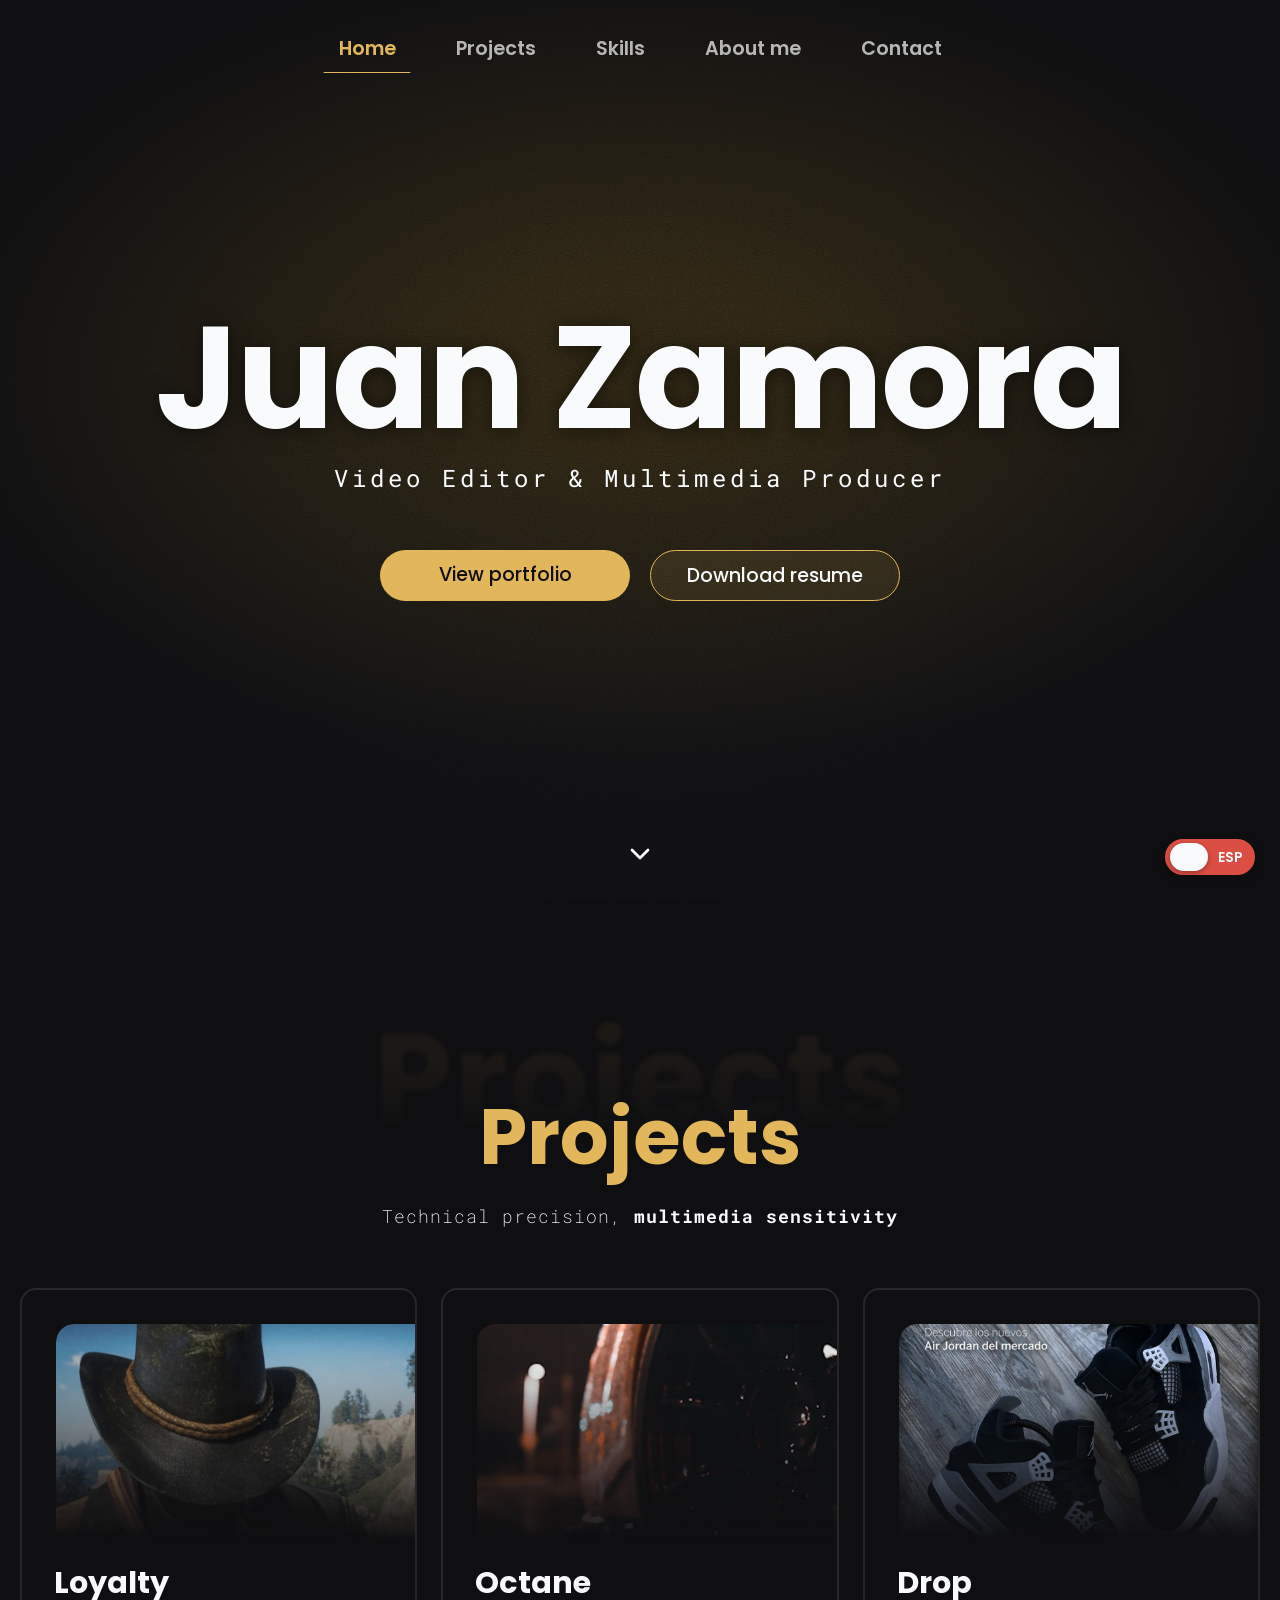
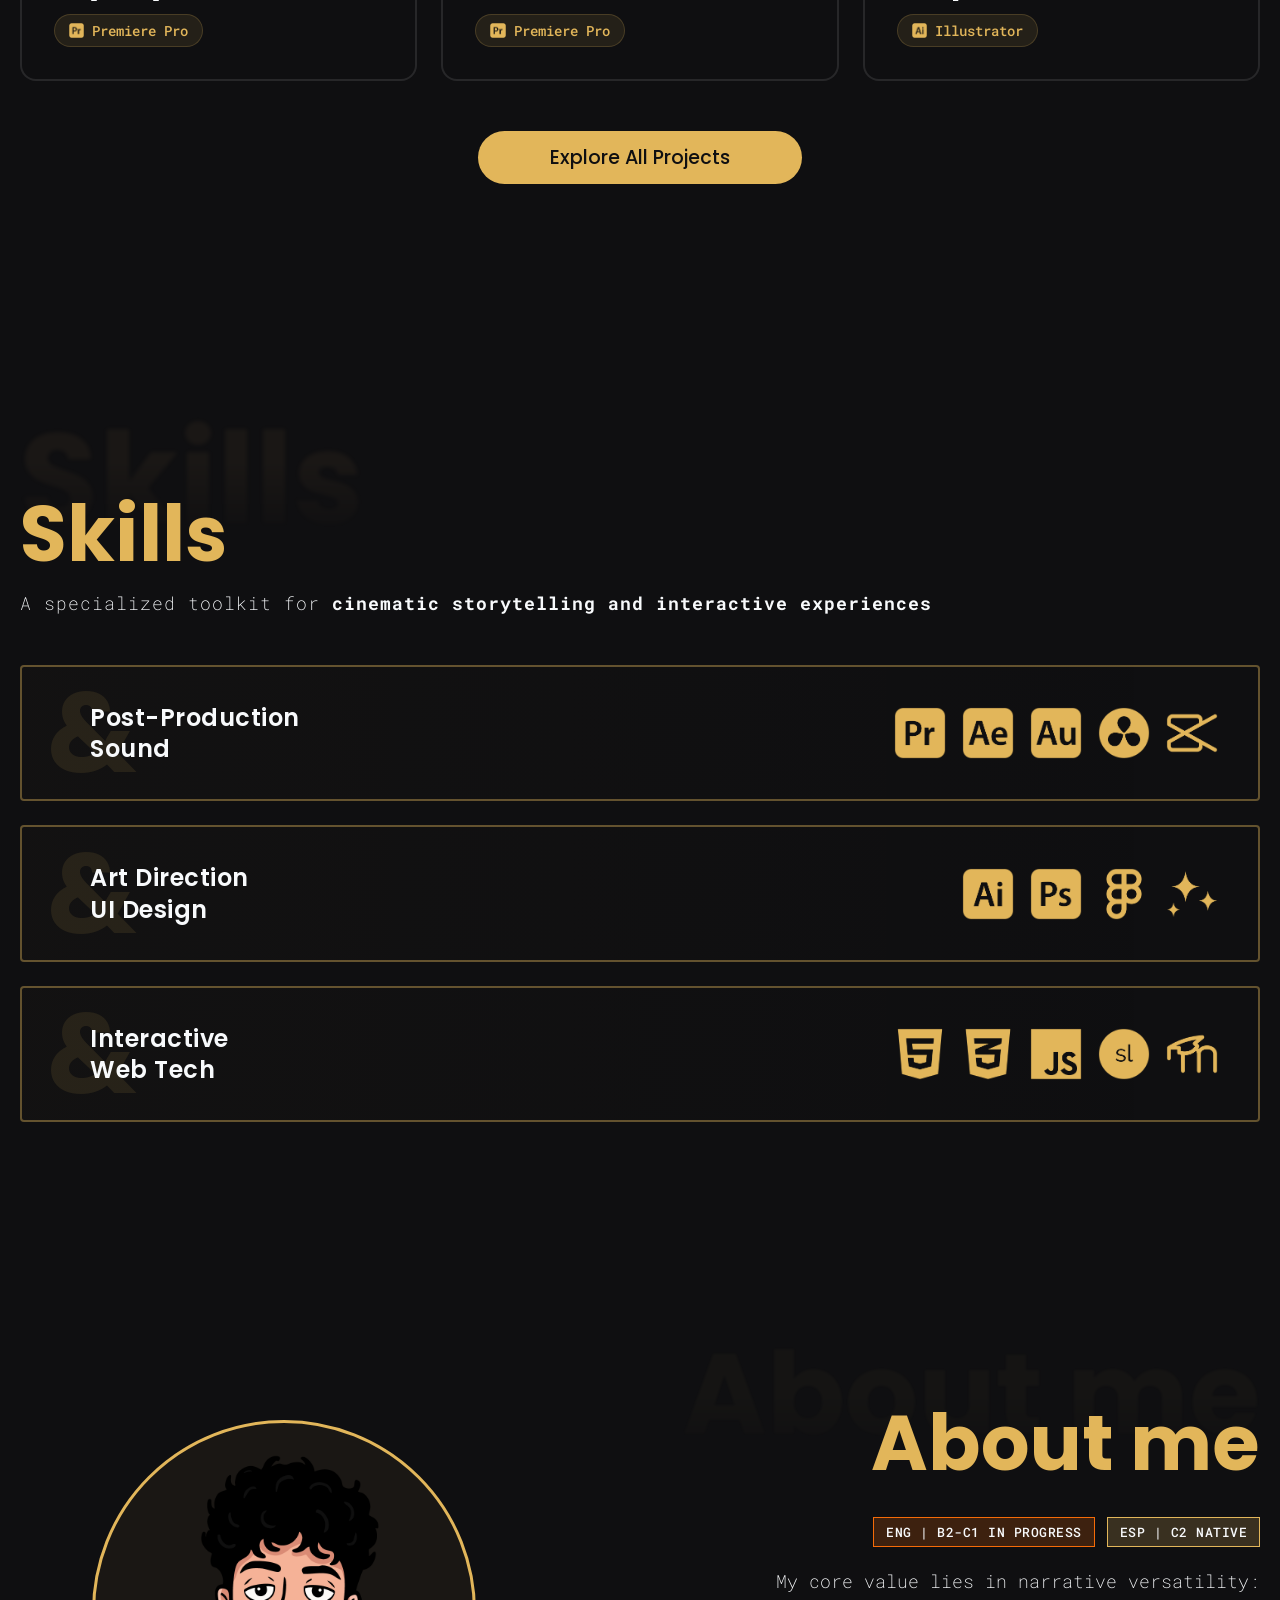
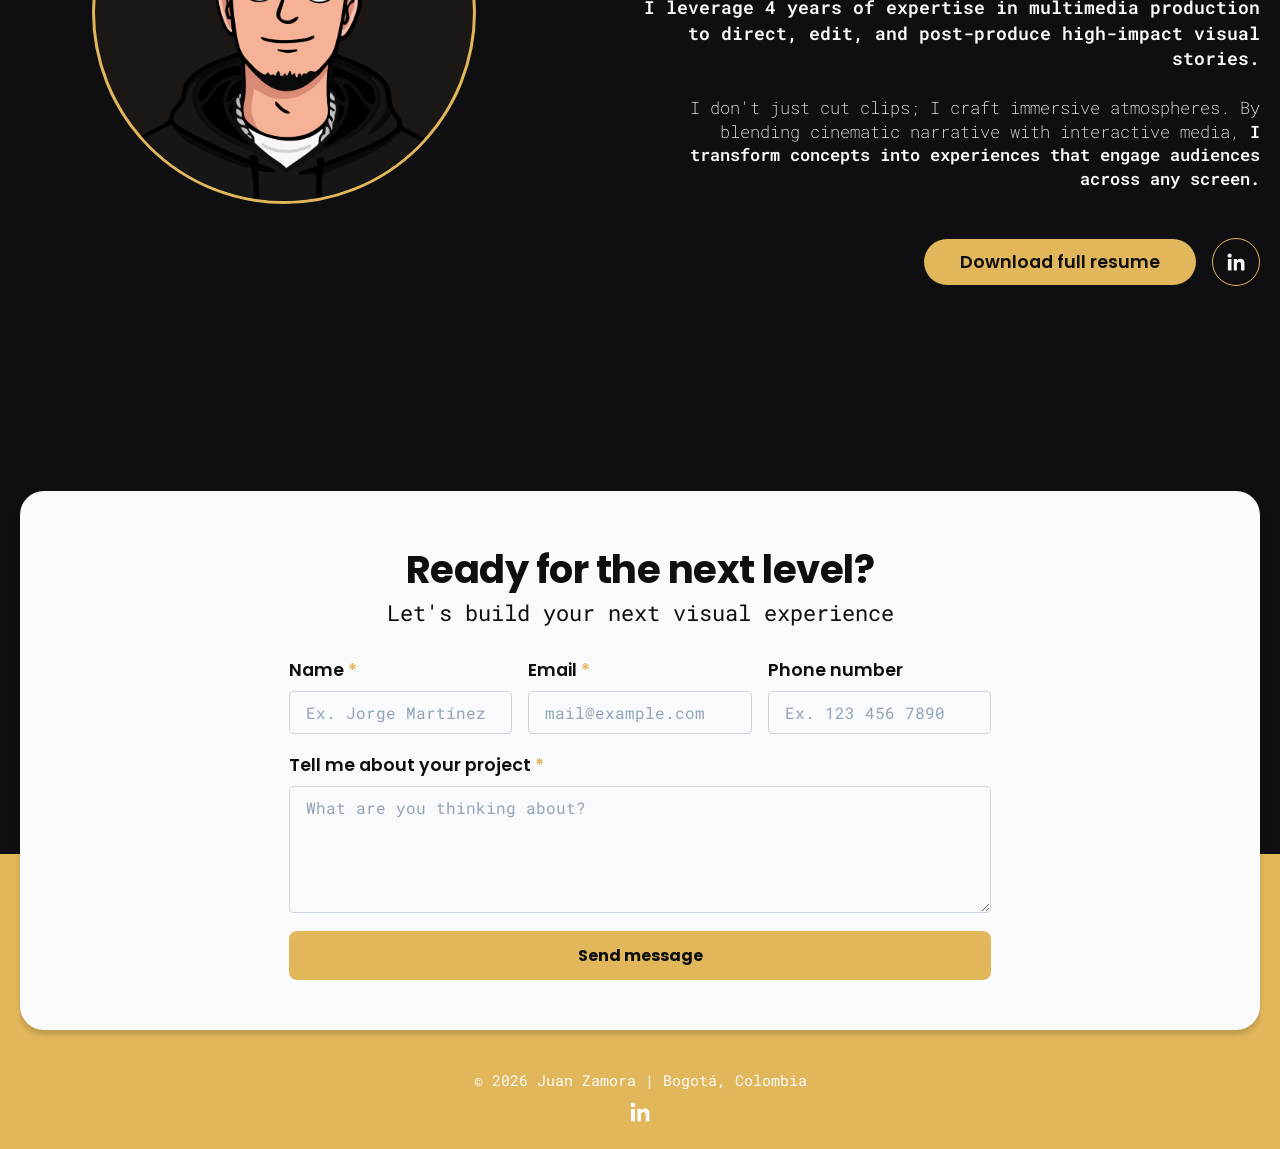
<file: index.html>
<!DOCTYPE html>
<html lang="es">
<head>
    <meta charset="UTF-8">
    <meta name="viewport" content="width=device-width, initial-scale=1.0">
    <title>Juan Zamora | Video Editor & Multimedia Producer</title>

    <!-- Favicon -->
    <link rel="icon" type="image/x-icon" href="./assets/img/favicon.svg">

    <!-- CSS Styles -->
    <link rel="stylesheet" href="./styles/style.css">

    <!-- JS Files -->
    <script defer src="./js/main.js"></script>
    <script defer src="./js/translations.js"></script>
</head>
<body>
    <button id="lang-toggle-btn" class="lang-btn" aria-label="Change language" style="position: fixed; z-index: 9999;">
        <span class="lang-option en-text">ENG</span>
        <span class="lang-option es-text">ESP</span>
    </button>

    <!-- Navbar -->
    <header id="main-header">
        <nav class="navbar">
            <ul class="list-navbar">
                <li><a href="#home" data-i18n="nav-home" class="active">Home</a></li>
                <li><a href="#projects" data-i18n="nav-projects">Projects</a></li>
                <li><a href="#skills" data-i18n="nav-skills">Skills</a></li>
                <li><a href="#about-me" data-i18n="nav-about-me">About me</a></li>
                <li><a href="#contact" data-i18n="nav-contact">Contact</a></li>
            </ul>
        </nav>
    </header>

    <!-- Hero Section -->
    <section id="home" class="hero">
        <div class="hero-content">
            <h1 class="hero-title">Juan Zamora</h1>
            <h4 class="hero-subtitle" data-i18n="hero-subtitle">Video Editor & Multimedia Producer</h4>
            
            <div class="hero-buttons">
                <a href="#projects" class="btn btn-primary" data-i18n="btn-primary">View portfolio</a>
                <a target="_blank" href="./assets/files/CV_JuanPabloZamora_A2026.pdf" class="btn btn-secondary" data-i18n="btn-secondary">Download resume</a>
            </div>
        </div>

        <svg xmlns="http://www.w3.org/2000/svg" width="32" height="32" viewBox="0 0 24 24" fill="none" stroke="currentColor" stroke-width="2" stroke-linecap="round" stroke-linejoin="round" class="scroll-arrow">
            <path stroke="none" d="M0 0h24v24H0z" fill="none" />
            <path d="M6 9l6 6l6 -6" />
        </svg>
    </section>

    <!-- Projects Section -->
    <section id="projects" class="projects-section">
        <div class="projects-container">
            <div class="projects-header">
                <h2 class="projects-title-bg" data-i18n="projects-title-bg">Projects</h2>
                <h3 class="projects-title" data-i18n="projects-title">Projects</h3>
                <p class="projects-subtitle" data-i18n="projects-subtitle">Technical precision, <span>multimedia sensitivity</span></p>
            </div>

            <div class="projects-grid">
                <div class="project-card">
                    <a href="./projects/loyalty-rdr2">
                        <span class="badge-top" data-i18n="badge-top-short">Short Films</span>
                        <div class="card-image-wrapper">
                            <img src="./assets/img/projects/loyalty_thumbnail.png" alt="Loyalty - RDR2 Trailer" class="card-image">
                        </div>
                        <div class="card-content">
                            <h4 class="project-name" data-i18n="project-name-loyalty">Loyalty</h4>
                            <div class="card-tags">
                                <span class="software-badge"><img src="./assets/img/brands/premiere.png" alt="Adobe Premiere Pro"> Premiere Pro</span>
                            </div>
                        </div>
                    </a>
                </div>

                <div class="project-card">
                    <a href="./projects/octane-2026">
                        <span class="badge-top" data-i18n="badge-top-commercial">Commercial & Social</span>
                        <div class="card-image-wrapper">
                            <img src="./assets/img/projects/octane-thumbnail.png" alt="Octano - Reel 2026" class="card-image">
                        </div>
                        <div class="card-content">
                            <h4 class="project-name" data-i18n="project-name-octane">Octane</h4>
                            <div class="card-tags">
                                <span class="software-badge"><img src="./assets/img/brands/premiere.png" alt="Adobe Premiere Pro"> Premiere Pro</span>
                            </div>
                        </div>
                    </a>
                </div>

                <div class="project-card">
                    <a href="./projects/drop">
                        <span class="badge-top" data-i18n="badge-top-commercial">Commercial & Social</span>
                        <div class="card-image-wrapper">
                            <img src="./assets/img/projects/white_thunder.jpg" alt="Drop - Póster" class="card-image">
                        </div>
                        <div class="card-content">
                            <h4 class="project-name" data-i18n="project-name-drop">Drop</h4>
                            <div class="card-tags">
                                <span class="software-badge"><img src="./assets/img/brands/illustrator.png" alt="Illustator"> Illustrator</span>
                            </div>
                        </div>
                    </a>
                </div>
            </div>

            <div class="projects-footer">
                <a href="projects" class="btn btn-explore" data-i18n="btn-explore">Explore All Projects</a>
            </div>
        </div>
    </section>

    <!-- Skills Section -->
    <section id="skills" class="skills-section">
        <div class="skills-container">
            <div class="skills-header">
                <h2 class="skills-title-bg" data-i18n="skills-title-bg">Skills</h2>
                <h3 class="skills-title" data-i18n="skills-title">Skills</h3>
                <p class="skills-subtitle" data-i18n="skills-subtitle">A specialized toolkit for <span>cinematic storytelling and interactive experiences</span></p>
            </div>

            <div class="skills-display">
                <div class="skills-row">
                    <div class="skills-info">
                        <span class="bg-ampersand">&</span>
                        <h4 data-i18n="post-production">Post-Production<br>Sound</h4>
                    </div>
                    <div class="skills-icons">
                        <img src="./assets/img/brands/premiere.png" alt="Premiere Pro" class="skill-icon-img">
                        <img src="./assets/img/brands/after-effects.png" alt="After Effects" class="skill-icon-img">
                        <img src="./assets/img/brands/audition.png" alt="Audition" class="skill-icon-img">
                        <img src="./assets/img/brands/davinci-resolve.png" alt="DaVinci Resolve" class="skill-icon-img">
                        <img src="./assets/img/brands/capcut.png" alt="CapCut" class="skill-icon-img">
                    </div>
                </div>

                <div class="skills-row">
                    <div class="skills-info">
                        <span class="bg-ampersand">&</span>
                        <h4 data-i18n="art-direction">Art Direction<br>UI Design</h4>
                    </div>
                    <div class="skills-icons">
                        <img src="./assets/img/brands/illustrator.png" alt="Illustrator" class="skill-icon-img">
                        <img src="./assets/img/brands/photoshop.png" alt="Photoshop" class="skill-icon-img">
                        <img src="./assets/img/brands/figma.png" alt="Figma" class="skill-icon-img">
                        <img src="./assets/img/brands/generative-ai.png" alt="Generative AI" class="skill-icon-img">
                    </div>
                </div>

                <div class="skills-row">
                    <div class="skills-info">
                        <span class="bg-ampersand">&</span>
                        <h4 data-i18n="interactive">Interactive<br>Web Tech</h4>
                    </div>
                    <div class="skills-icons">
                        <img src="./assets/img/brands/html.png" alt="HTML5" class="skill-icon-img">
                        <img src="./assets/img/brands/css.png" alt="CSS3" class="skill-icon-img">
                        <img src="./assets/img/brands/javascript.png" alt="JavaScript" class="skill-icon-img">
                        <img src="./assets/img/brands/storyline-360.png" alt="Storyline 360" class="skill-icon-img">
                        <img src="./assets/img/brands/moodle.png" alt="Moodle" class="skill-icon-img">
                    </div>
                </div>
            </div>
        </div>
    </section>

    <!-- About Me Section -->
    <section id="about-me" class="about-section">
        <div class="about-container">
            <div class="about-avatar-column">
                <div class="avatar-circle-wrapper">
                    <img src="./assets/img/juanzamora_color.png" alt="Juan Zamora Illustration" class="about-avatar-img">
                </div>
            </div>

            <div class="about-content-column">
                <div class="about-header">
                    <h2 class="about-title-bg" data-i18n="about-title-bg">About me</h2>
                    <h3 class="about-title" data-i18n="about-title">About me</h3>
                </div>

                <div class="about-badges-group">
                    <span class="lang-badge progress-badge" data-i18n="progress-badge">ENG | B2-C1 IN PROGRESS</span>
                    <span class="lang-badge native-badge" data-i18n="native-badge">ESP | C2 NATIVE</span>
                </div>

                <div class="about-text-wrapper">
                    <p class="about-lead" data-i18n="about-lead">
                        My core value lies in narrative versatility: <br>
                        <strong>I leverage 4 years of expertise in multimedia production to direct, edit, and post-produce high-impact visual stories.</strong>
                    </p>
                    <p class="about-body" data-i18n="about-body">
                        I don't just cut clips; I craft immersive atmospheres. By blending cinematic narrative with interactive media, <strong>I transform concepts into experiences that engage audiences across any screen.</strong>
                    </p>
                </div>

                <div class="about-actions">
                    <a target="_blank" href="./assets/files/CV_JuanPabloZamora_A2026.pdf" class="btn btn-resume-download" data-i18n="btn-resume-download">Download full resume</a>
                    <a href="https://www.linkedin.com/in/jzamora11/" target="_blank" rel="noopener noreferrer" class="linkedin-social-btn" aria-label="LinkedIn Profile">
                        <img src="./assets/img/linkedin.png" alt="Linkedin">
                    </a>
                </div>
            </div>
        </div>
    </section>

    <!-- Footer Section -->
    <section id="contact" class="contact-section">
        <div class="contact-container">
            <div class="contact-card">
                <div class="contact-header">
                    <h2 data-i18n="contact-title">Ready for the next level?</h2>
                    <p data-i18n="contact-subtitle">Let's build your next visual experience</p>
                </div>

                <form id="contact-form" class="contact-form" method="POST">
                    <input type="hidden" name="access_key" value="f4390edb-027d-4b9f-9b8a-d56aac9b9af8">
                    <input type="checkbox" name="botcheck" class="hidden" style="display: none;">
                    
                    <div class="form-row-top">
                        <div class="form-group">
                            <label for="name" data-i18n="contact-name">Name <span>*</span></label>
                            <input type="text" id="name" name="name" placeholder="Ex. Jorge Martínez" required>
                        </div>
                        <div class="form-group">
                            <label for="email" data-i18n="contact-email">Email <span>*</span></label>
                            <input type="email" id="email" name="email" placeholder="mail@example.com" required>
                        </div>
                        <div class="form-group">
                            <label for="phone" data-i18n="contact-phone">Phone number</label>
                            <input type="tel" id="phone" name="phone" placeholder="Ex. 123 456 7890">
                        </div>
                    </div>

                    <div class="form-group textarea-group">
                        <label for="message" data-i18n="contact-message">Tell me about your project <span>*</span></label>
                        <textarea id="message" name="message" rows="5" placeholder="What are you thinking about?" required></textarea>
                    </div>

                    <div id="form-result" style="display: none; margin-bottom: 20px; font-weight: 500; text-align: center; color: var(--accent-color);"></div>

                    <button type="submit" class="btn-submit" data-i18n="btn-submit">Send message</button>
                </form>
            </div>
        </div>

        <footer class="main-footer">
            <p>&copy; 2026 Juan Zamora | Bogotá, Colombia</p>
            <a href="https://www.linkedin.com/in/jzamora11/" target="_blank" rel="noopener noreferrer" class="footer-social" aria-label="LinkedIn">
                <img src="./assets/img/linkedin.png" alt="Linkedin">
            </a>
        </footer>
    </section>
</body>
</html>
</file>
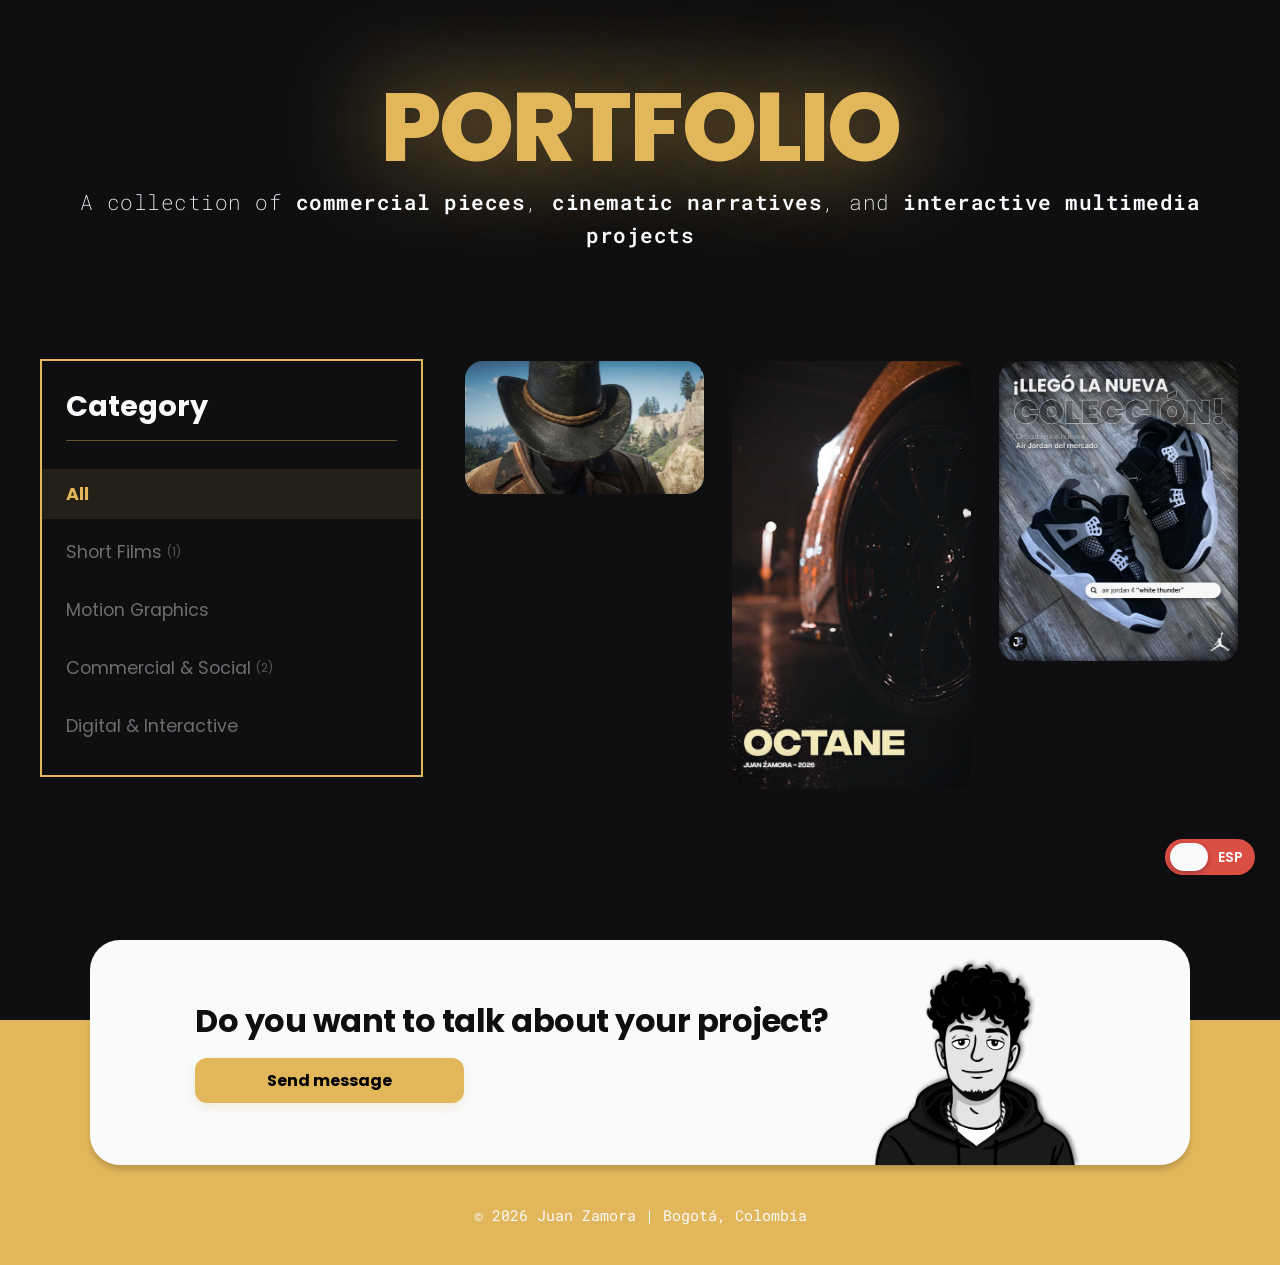
<file: projects.html>
<!DOCTYPE html>
<html lang="es">
<head>
    <meta charset="UTF-8">
    <meta name="viewport" content="width=device-width, initial-scale=1.0">
    <title>Portafolio | Juan Zamora</title>

    <!-- Favicon -->
    <link rel="icon" type="image/x-icon" href="./assets/img/favicon.svg">

    <!-- CSS Styles -->
    <link rel="stylesheet" href="./styles/style.css">
    <link rel="stylesheet" href="./styles/projects.css">

    <!-- Script -->
    <script defer src="./js/projects.js"></script>
    <script defer src="./js/translations.js"></script>
</head>
<body>
    <button id="lang-toggle-btn" class="lang-btn" aria-label="Change language" style="position: fixed; z-index: 9999;">
        <span class="lang-option en-text">ENG</span>
        <span class="lang-option es-text">ESP</span>
    </button>

    <main class="projects-page">
        <!-- Hero Section -->
        <section class="portfolio-hero">
            <div class="hero-container">
                <h1 class="hero-title" data-i18n="hero-title">PORTFOLIO</h1>
                <p class="hero-subtitle" data-i18n="hero-subtitle-portfolio">A collection of <span>commercial pieces</span>, <span>cinematic narratives</span>, and <span>interactive multimedia projects</span></p>
            </div>
        </section>

        <!-- Filter & Grid Projects -->
        <section class="portfolio-content">
            <div class="portfolio-layout-container">
                <!-- Filter -->
                <aside class="category-sidebar">
                    <div class="sidebar-header">
                        <h3 class="sidebar-title" data-i18n="sidebar-title">Category</h3>
                        <button type="button" class="filter-toggle" aria-label="Mostrar categorías">
                            <span class="selected-filter-text" data-i18n="selected-filter-text">All</span>
                            <span class="toggle-icon">▼</span>
                        </button>
                    </div>
                    <ul class="category-list">
                        <li class="category-item"><a href="#" class="category-link active" data-category="all" data-i18n="all">All</a></li>
                        <li class="category-item"><a href="#" class="category-link" data-category="short-films" data-i18n="short-films">Short Films <span>(1)</span></a></li>
                        <li class="category-item"><a href="#" class="category-link" data-category="motion-graphics">Motion Graphics <span></span></a></li>
                        <li class="category-item"><a href="#" class="category-link" data-category="commercial" data-i18n="commercial">Commercial & Social <span>(2)</span></a></li>
                        <li class="category-item"><a href="#" class="category-link" data-category="digital" data-i18n="digital">Digital & Interactive <span></span></a></li>
                    </ul>
                </aside>

                <!-- Grid Projects -->
                <div class="grid-dinamico-proyectos">
                    <a href="./projects/loyalty-rdr2" class="portfolio-item f-16-9" data-category="short-films">
                        <img src="./assets/img/projects/loyalty_thumbnail.png" alt="Loyalty - RDR2 Trailer" class="portfolio-bg-img">
                        <div class="label">
                            <h2 data-i18n="project-loyalty">LOYALTY</h2>
                            <div class="software-badge">
                                <img src="./assets/img/brands/premiere.png" alt="Premiere Pro"> Premiere Pro
                            </div>
                        </div>
                    </a>

                    <a href="./projects/octane-2026" class="portfolio-item f-9-16" data-category="commercial">
                        <img src="./assets/img/projects/octane-thumbnail.png" alt="Octane 2026" class="portfolio-bg-img">
                        <div class="label">
                            <h2 data-i18n="project-octane">OCTANE</h2>
                            <div class="software-badge">
                                <img src="./assets/img/brands/premiere.png" alt="Premiere Pro"> Premiere Pro
                            </div>
                        </div>
                    </a>

                    <a href="./projects/drop" class="portfolio-item f-4-5" data-category="commercial">
                        <img src="./assets/img/projects/white_thunder.jpg" alt="Drop - Air Jordan 4 White Thunder" class="portfolio-bg-img">
                        <div class="label">
                            <h2 data-i18n="project-drop">DROP</h2>
                            <div class="software-badge">
                                <img src="./assets/img/brands/illustrator.png" alt="Illustrator"> Illustrator
                            </div>
                        </div>
                    </a>
                </div>
            </div>
        </section>
    </main>

    <!-- Footer -->
    <footer class="portfolio-footer">
        <div class="footer-cta-card">
            <div class="cta-content">
                <h2 data-i18n="cta-title">Do you want to talk about your project?</h2>
                <a href="./#contact" class="btn-send-message" data-i18n="btn-send-message">Send message</a>
            </div>
            <div class="cta-avatar-wrapper">
                <img src="./assets/img/juanzamora_color.png" alt="Juan Zamora" class="cta-avatar">
            </div>
        </div>
        
        <div class="footer-credits">
            <p>© 2026 Juan Zamora | Bogotá, Colombia</p>
        </div>
    </footer>
</body>
</html>
</file>
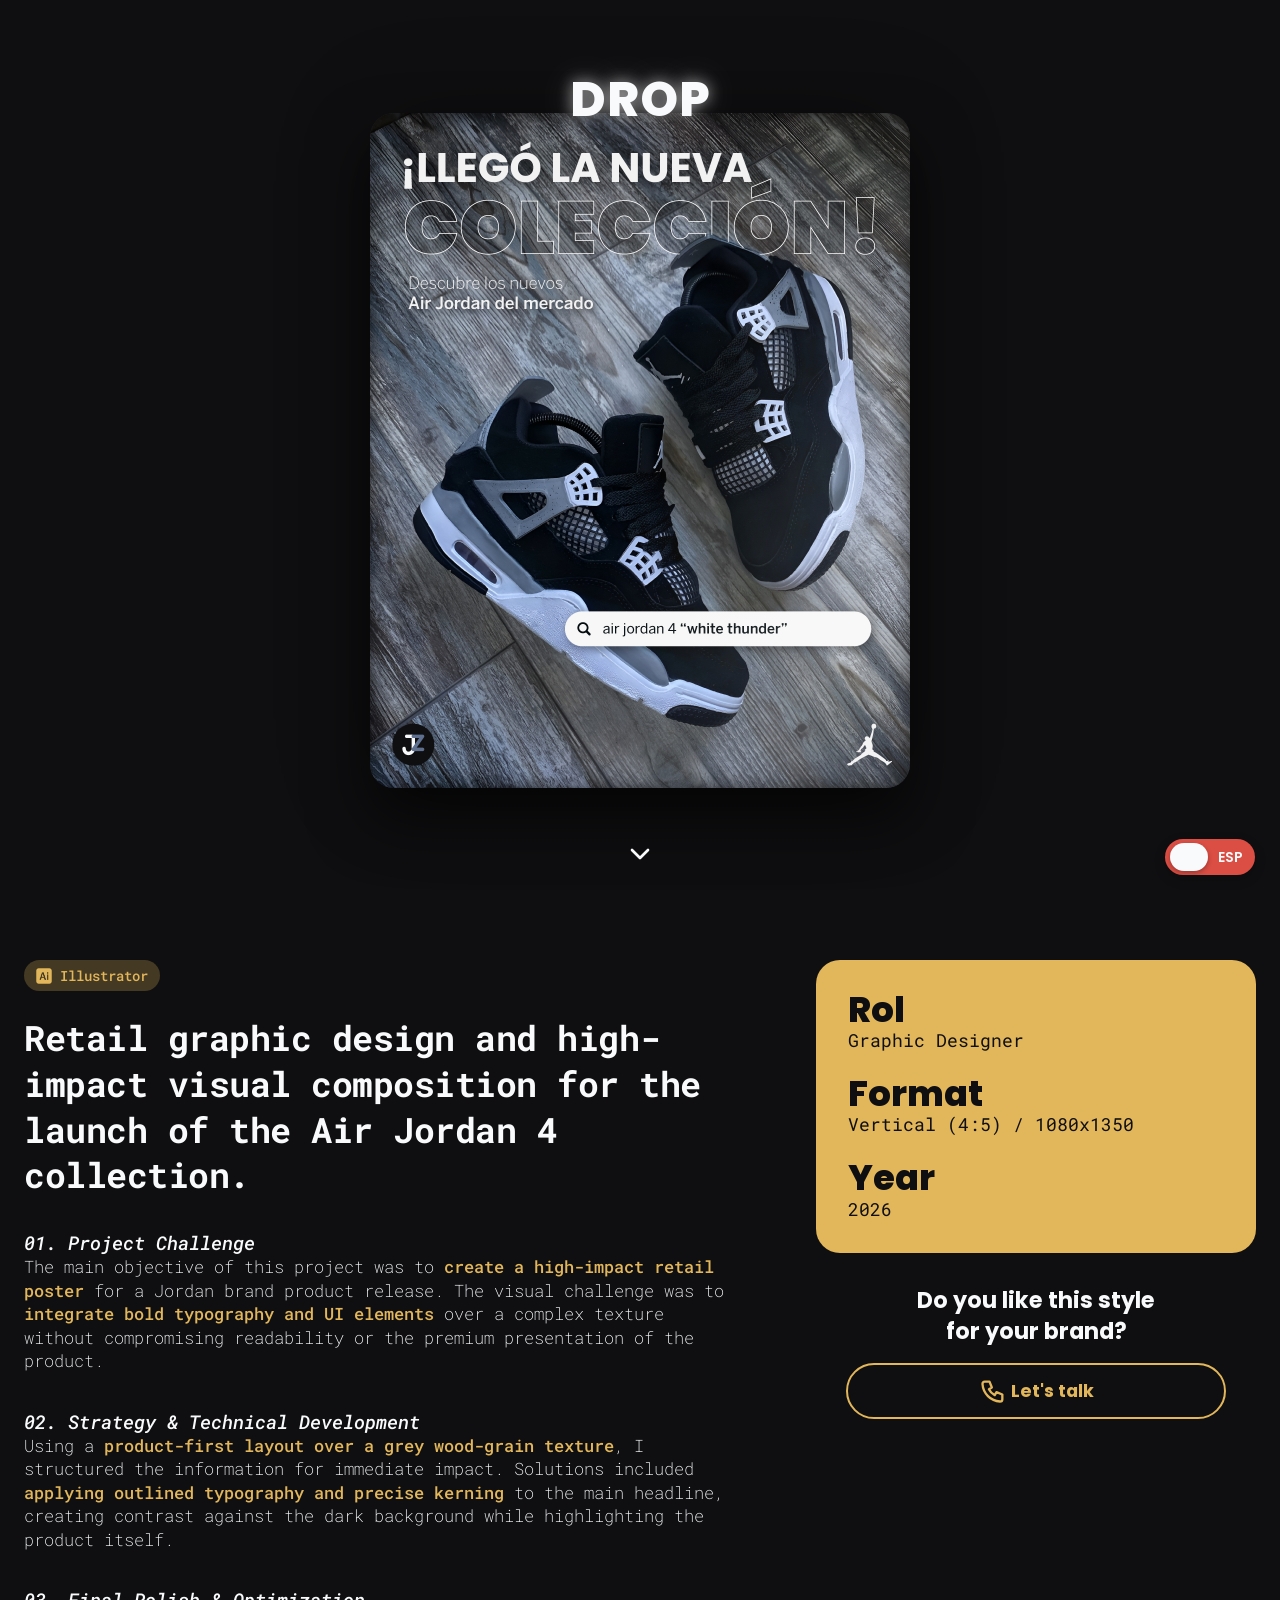
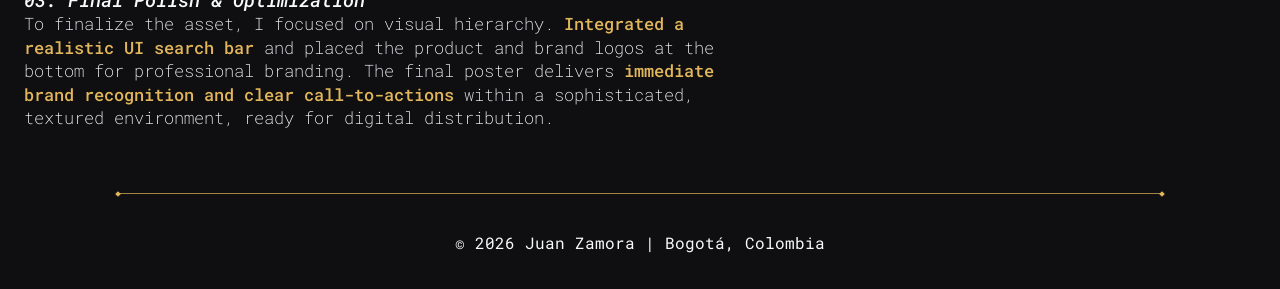
<file: projects/drop.html>
<!DOCTYPE html>
<html lang="es">
<head>
    <meta charset="UTF-8">
    <meta name="viewport" content="width=device-width, initial-scale=1.0">
    <title>Drop | Juan Zamora</title>

    <!-- Favicon -->
    <link rel="icon" type="image/x-icon" href="../assets/img/favicon.svg">

    <!-- CSS Styles -->
    <link rel="stylesheet" href="../styles/style.css">
    <link rel="stylesheet" href="../styles/project-detail.css">

    <!-- JS -->
    <script defer src="../js/translations.js"></script>
</head>
<body>
    <button id="lang-toggle-btn" class="lang-btn" aria-label="Change language" style="position: fixed; z-index: 9999;">
        <span class="lang-option en-text">ENG</span>
        <span class="lang-option es-text">ESP</span>
    </button>

    <!-- PROJECT -->
    <main class="project-showcase-wrapper">
        <div class="media-container-card p-4-5 img-zoom">
            <h1 class="project-showcase-title" data-i18n="project-showcase-drop">Drop</h1>
            <div class="project-media-content">
                <div class="placeholder-glow"></div>
                <img src="../assets/img/projects/white_thunder.jpg" alt="Drop - Air Jordan 4 White Thunder">
            </div>
        </div>

        <div class="scroll-indicator-arrow">
            <svg xmlns="http://www.w3.org/2000/svg" width="32" height="32" viewBox="0 0 24 24" fill="none" stroke="currentColor" stroke-width="2" stroke-linecap="round" stroke-linejoin="round" class="scroll-arrow">
                <path stroke="none" d="M0 0h24v24H0z" fill="none" />
                <path d="M6 9l6 6l6 -6" />
            </svg>
        </div>
    </main>

    <!-- INFO PROJECT -->
    <section class="project-info-section">
        <div class="project-info-container">
            <div class="info-left-column">
                <div class="software-badges-container">
                    <div class="badge-software">
                        <img src="../assets/img/brands/illustrator.png" alt="Illustrator" class="software-icon-img">
                        <span class="software-text">Illustrator</span>
                    </div>
                </div>
                
                <h2 class="project-description-title" data-i18n="project-description-drop">
                    Retail graphic design and high-impact visual composition for the launch of the Air Jordan 4 collection.
                </h2>
                
                <div class="project-steps-list">
                    <div class="step-item">
                        <h3 data-i18n="step-item-project">01. Project Challenge</h3>
                        <p data-i18n="text-project-drop">The main objective of this project was to <span class="highlight-text">create a high-impact retail poster</span> for a Jordan brand product release. The visual challenge was to <span class="highlight-text">integrate bold typography and UI elements</span> over a complex texture without compromising readability or the premium presentation of the product.</p>
                    </div>
                    
                    <div class="step-item">
                        <h3 data-i18n="step-item-strategy">02. Strategy & Technical Development</h3>
                        <p data-i18n="text-strategy-drop">Using a <span class="highlight-text">product-first layout over a grey wood-grain texture</span>, I structured the information for immediate impact. Solutions included <span class="highlight-text">applying outlined typography and precise kerning</span> to the main headline, creating contrast against the dark background while highlighting the product itself.</p>
                    </div>
                    
                    <div class="step-item">
                        <h3 data-i18n="step-item-final">03. Final Polish & Optimization</h3>
                        <p data-i18n="text-final-drop">To finalize the asset, I focused on visual hierarchy. <span class="highlight-text">Integrated a realistic UI search bar</span> and placed the product and brand logos  at the bottom for professional branding. The final poster delivers <span class="highlight-text">immediate brand recognition and clear call-to-actions</span> within a sophisticated, textured environment, ready for digital distribution.</p>
                    </div>
                </div>
            </div>
            
            <div class="info-right-column">
                <div class="project-meta-card">
                    <div class="meta-group">
                        <span class="meta-label">Rol</span>
                        <span class="meta-value" data-i18n="rol-drop">Graphic Designer</span>
                    </div>
                    <div class="meta-group">
                        <span class="meta-label" data-i18n="format">Format</span>
                        <span class="meta-value">Vertical (4:5) / 1080x1350</span>
                    </div>
                    <div class="meta-group">
                        <span class="meta-label" data-i18n="year">Year</span>
                        <span class="meta-value">2026</span>
                    </div>
                </div>
                
                <div class="project-cta-box">
                    <p class="cta-text" data-i18n="cta-text">Do you like this style<br>for your brand?</p>
                    <a href="../#contact" class="btn-project-cta" data-i18n="btn-project-cta">
                        <svg xmlns="http://www.w3.org/2000/svg" width="28" height="28" viewBox="0 0 24 24" fill="none" stroke="currentColor" stroke-width="2" stroke-linecap="round" stroke-linejoin="round">
                            <path stroke="none" d="M0 0h24v24H0z" fill="none"/>
                            <path d="M5 4h4l2 5l-2.5 1.5a11 11 0 0 0 5 5l1.5 -2.5l5 2v4a2 2 0 0 1 -2 2a16 16 0 0 1 -15 -15a2 2 0 0 1 2 -2" />
                        </svg>
                        Let's talk
                    </a>
                </div>
            </div>
        </div>
        
        <footer class="project-footer">
            <div class="footer-divider">
                <span class="divider-dot"></span>
                <div class="divider-line"></div>
                <span class="divider-dot"></span>
            </div>
            <p class="footer-copyright">© 2026 Juan Zamora | Bogotá, Colombia</p>
        </footer>
    </section>
</body>
</html>
</file>
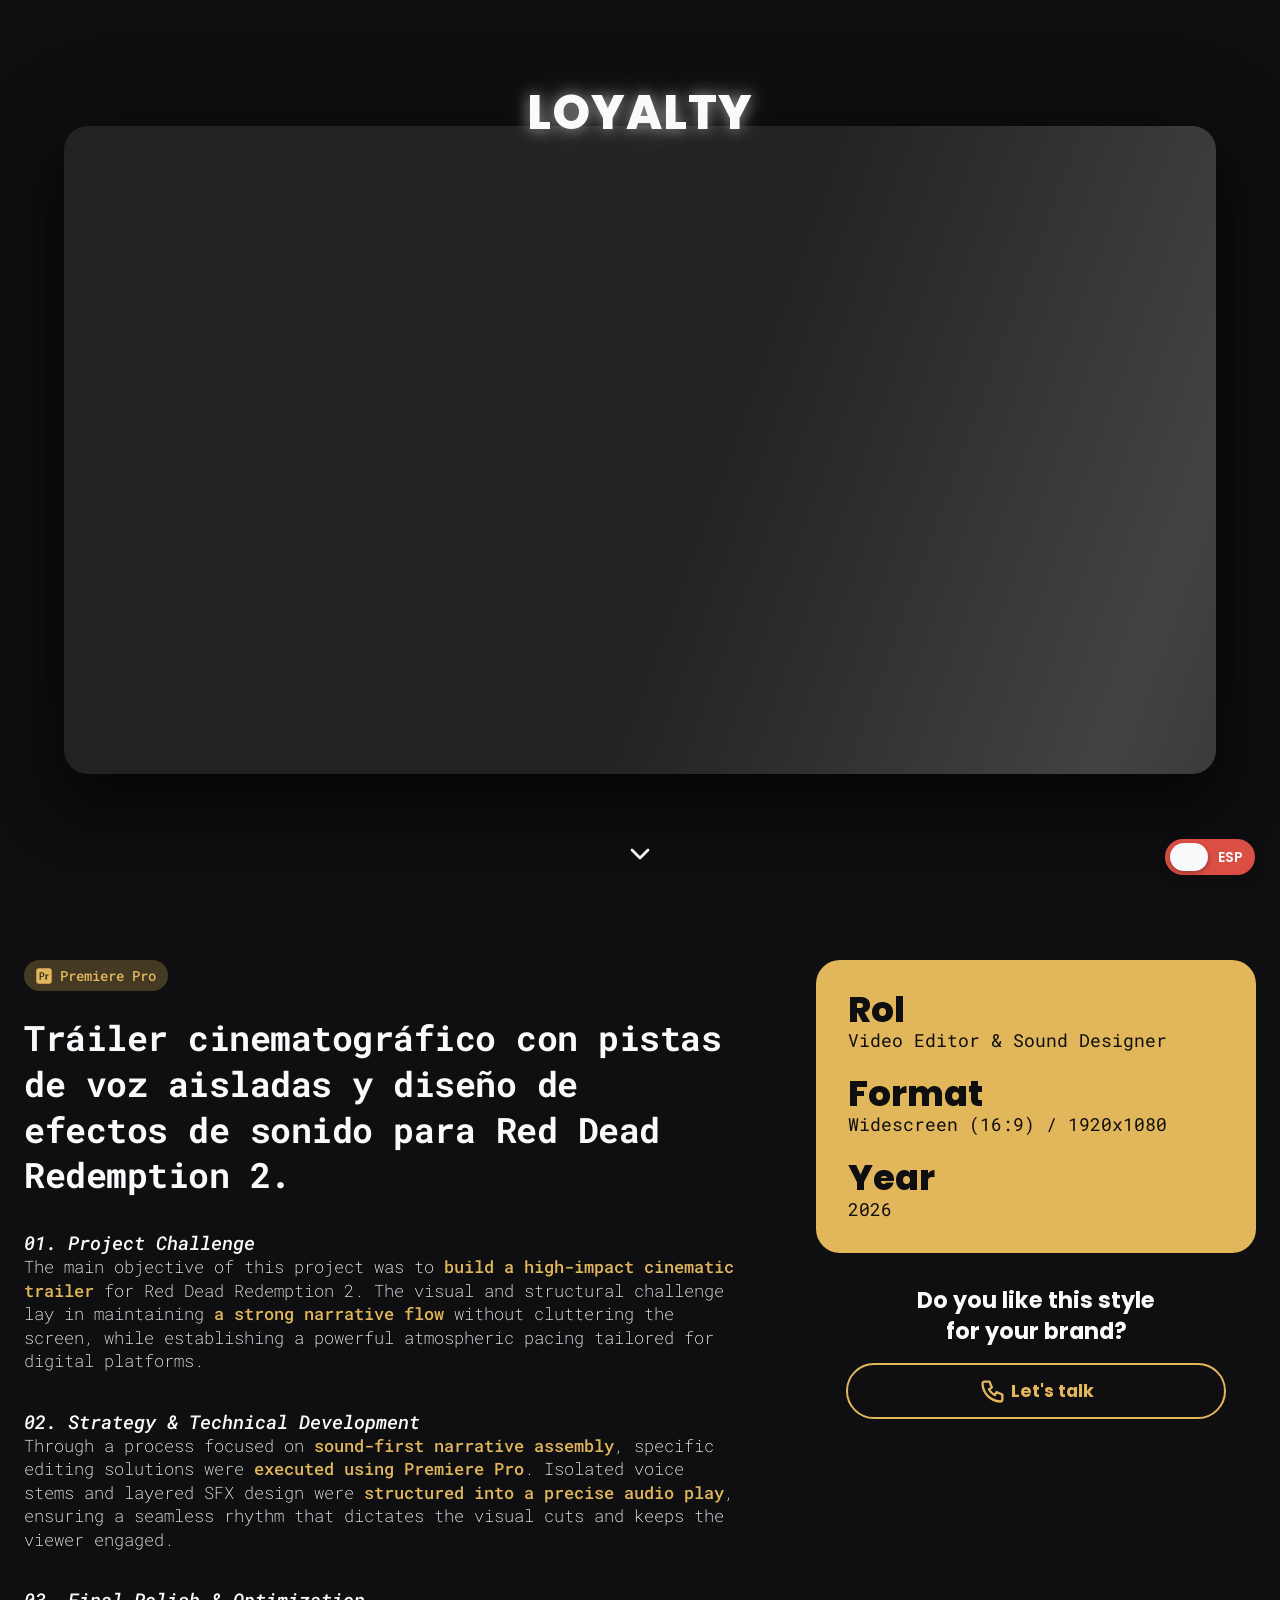
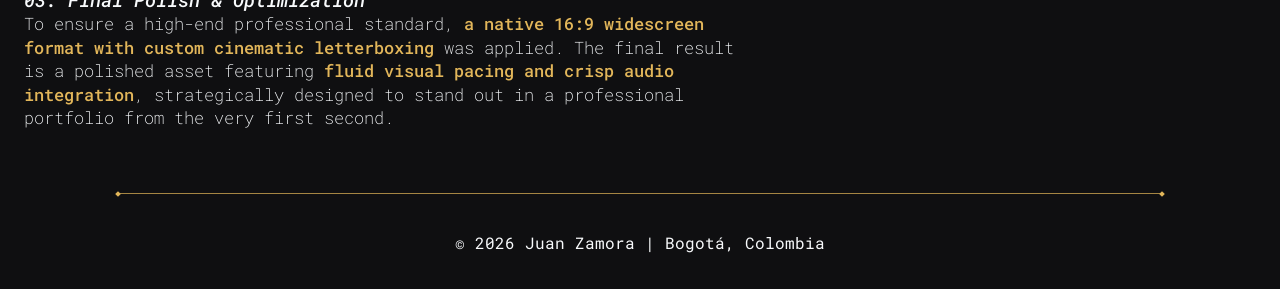
<file: projects/loyalty-rdr2.html>
<!DOCTYPE html>
<html lang="es">
<head>
    <meta charset="UTF-8">
    <meta name="viewport" content="width=device-width, initial-scale=1.0">
    <title>Loyalty | Juan Zamora</title>

    <!-- Favicon -->
    <link rel="icon" type="image/x-icon" href="../assets/img/favicon.svg">

    <!-- CSS Styles -->
    <link rel="stylesheet" href="../styles/style.css">
    <link rel="stylesheet" href="../styles/project-detail.css">

    <!-- JS -->
    <script defer src="../js/translations.js"></script>
</head>
<body>
    <button id="lang-toggle-btn" class="lang-btn" aria-label="Change language" style="position: fixed; z-index: 9999;">
        <span class="lang-option en-text">ENG</span>
        <span class="lang-option es-text">ESP</span>
    </button>

    <!-- PROJECT -->
    <main class="project-showcase-wrapper">
        <div class="media-container-card p-16-9">
            <h1 class="project-showcase-title" data-i18n="project-showcase-loyalty">Loyalty</h1>
            <div class="project-media-content">
                <div class="placeholder-glow"></div>
                <img src="data:image/svg+xml;utf8,<svg xmlns='http://www.w3.org/2000/svg' width='1920' viewBox='0 0 16 9'></svg>" style="display: block; width: 100%; height: auto; opacity: 0; pointer-events: none;">

                <iframe src="https://www.youtube.com/embed/wHcn9VaLdWo" title="Loyalty (Short Films)" frameborder="0" allow="accelerometer; autoplay; clipboard-write; encrypted-media; gyroscope; picture-in-picture; web-share" referrerpolicy="strict-origin-when-cross-origin" allowfullscreen style="position: absolute; top: 0; left: 0; width: 100%; height: 100%; border: none; z-index: 5;"></iframe>
            </div>
        </div>

        <div class="scroll-indicator-arrow">
            <svg xmlns="http://www.w3.org/2000/svg" width="32" height="32" viewBox="0 0 24 24" fill="none" stroke="currentColor" stroke-width="2" stroke-linecap="round" stroke-linejoin="round" class="scroll-arrow">
                <path stroke="none" d="M0 0h24v24H0z" fill="none" />
                <path d="M6 9l6 6l6 -6" />
            </svg>
        </div>
    </main>

    <!-- INFO PROJECT -->
    <section class="project-info-section">
        <div class="project-info-container">
            <div class="info-left-column">
                <div class="software-badges-container">
                    <div class="badge-software">
                        <img src="../assets/img/brands/premiere.png" alt="Premiere Pro" class="software-icon-img">
                        <span class="software-text">Premiere Pro</span>
                    </div>
                </div>
                
                <h2 class="project-description-title" data-i18n="project-description-loyalty">
                    Tráiler cinematográfico con pistas de voz aisladas y diseño de efectos de sonido para Red Dead Redemption 2.
                </h2>
                
                <div class="project-steps-list">
                    <div class="step-item">
                        <h3 data-i18n="step-item-project">01. Project Challenge</h3>
                        <p data-i18n="text-project-loyalty">The main objective of this project was to <span class="highlight-text">build a high-impact cinematic trailer</span> for Red Dead Redemption 2. The visual and structural challenge lay in maintaining <span class="highlight-text">a strong narrative flow</span> without cluttering the screen, while establishing a powerful atmospheric pacing tailored for digital platforms.</p>
                    </div>
                    
                    <div class="step-item">
                        <h3 data-i18n="step-item-strategy">02. Strategy & Technical Development</h3>
                        <p data-i18n="text-strategy-loyalty">Through a process focused on <span class="highlight-text">sound-first narrative assembly</span>, specific editing solutions were <span class="highlight-text">executed using Premiere Pro</span>. Isolated voice stems and layered SFX design were <span class="highlight-text">structured into a precise audio play</span>, ensuring a seamless rhythm that dictates the visual cuts and keeps the viewer engaged.</p>
                    </div>
                    
                    <div class="step-item">
                        <h3 data-i18n="step-item-final">03. Final Polish & Optimization</h3>
                        <p data-i18n="text-final-loyalty">To ensure a high-end professional standard, <span class="highlight-text">a native 16:9 widescreen format with custom cinematic letterboxing</span> was applied. The final result is a polished asset featuring <span class="highlight-text">fluid visual pacing and crisp audio integration</span>, strategically designed to stand out in a professional portfolio from the very first second.</p>
                    </div>
                </div>
            </div>
            
            <div class="info-right-column">
                <div class="project-meta-card">
                    <div class="meta-group">
                        <span class="meta-label">Rol</span>
                        <span class="meta-value" data-i18n="rol-loyalty">Video Editor & Sound Designer</span>
                    </div>
                    <div class="meta-group">
                        <span class="meta-label" data-i18n="format">Format</span>
                        <span class="meta-value" data-i18n="format-loyalty">Widescreen (16:9) / 1920x1080</span>
                    </div>
                    <div class="meta-group">
                        <span class="meta-label" data-i18n="year">Year</span>
                        <span class="meta-value">2026</span>
                    </div>
                </div>
                
                <div class="project-cta-box">
                    <p class="cta-text" data-i18n="cta-text">Do you like this style<br>for your brand?</p>
                    <a href="../#contact" class="btn-project-cta" data-i18n="btn-project-cta">
                        <svg xmlns="http://www.w3.org/2000/svg" width="28" height="28" viewBox="0 0 24 24" fill="none" stroke="currentColor" stroke-width="2" stroke-linecap="round" stroke-linejoin="round">
                            <path stroke="none" d="M0 0h24v24H0z" fill="none"/>
                            <path d="M5 4h4l2 5l-2.5 1.5a11 11 0 0 0 5 5l1.5 -2.5l5 2v4a2 2 0 0 1 -2 2a16 16 0 0 1 -15 -15a2 2 0 0 1 2 -2" />
                        </svg>
                        Let's talk
                    </a>
                </div>
            </div>
        </div>
        
        <footer class="project-footer">
            <div class="footer-divider">
                <span class="divider-dot"></span>
                <div class="divider-line"></div>
                <span class="divider-dot"></span>
            </div>
            <p class="footer-copyright">© 2026 Juan Zamora | Bogotá, Colombia</p>
        </footer>
    </section>
</body>
</html>
</file>
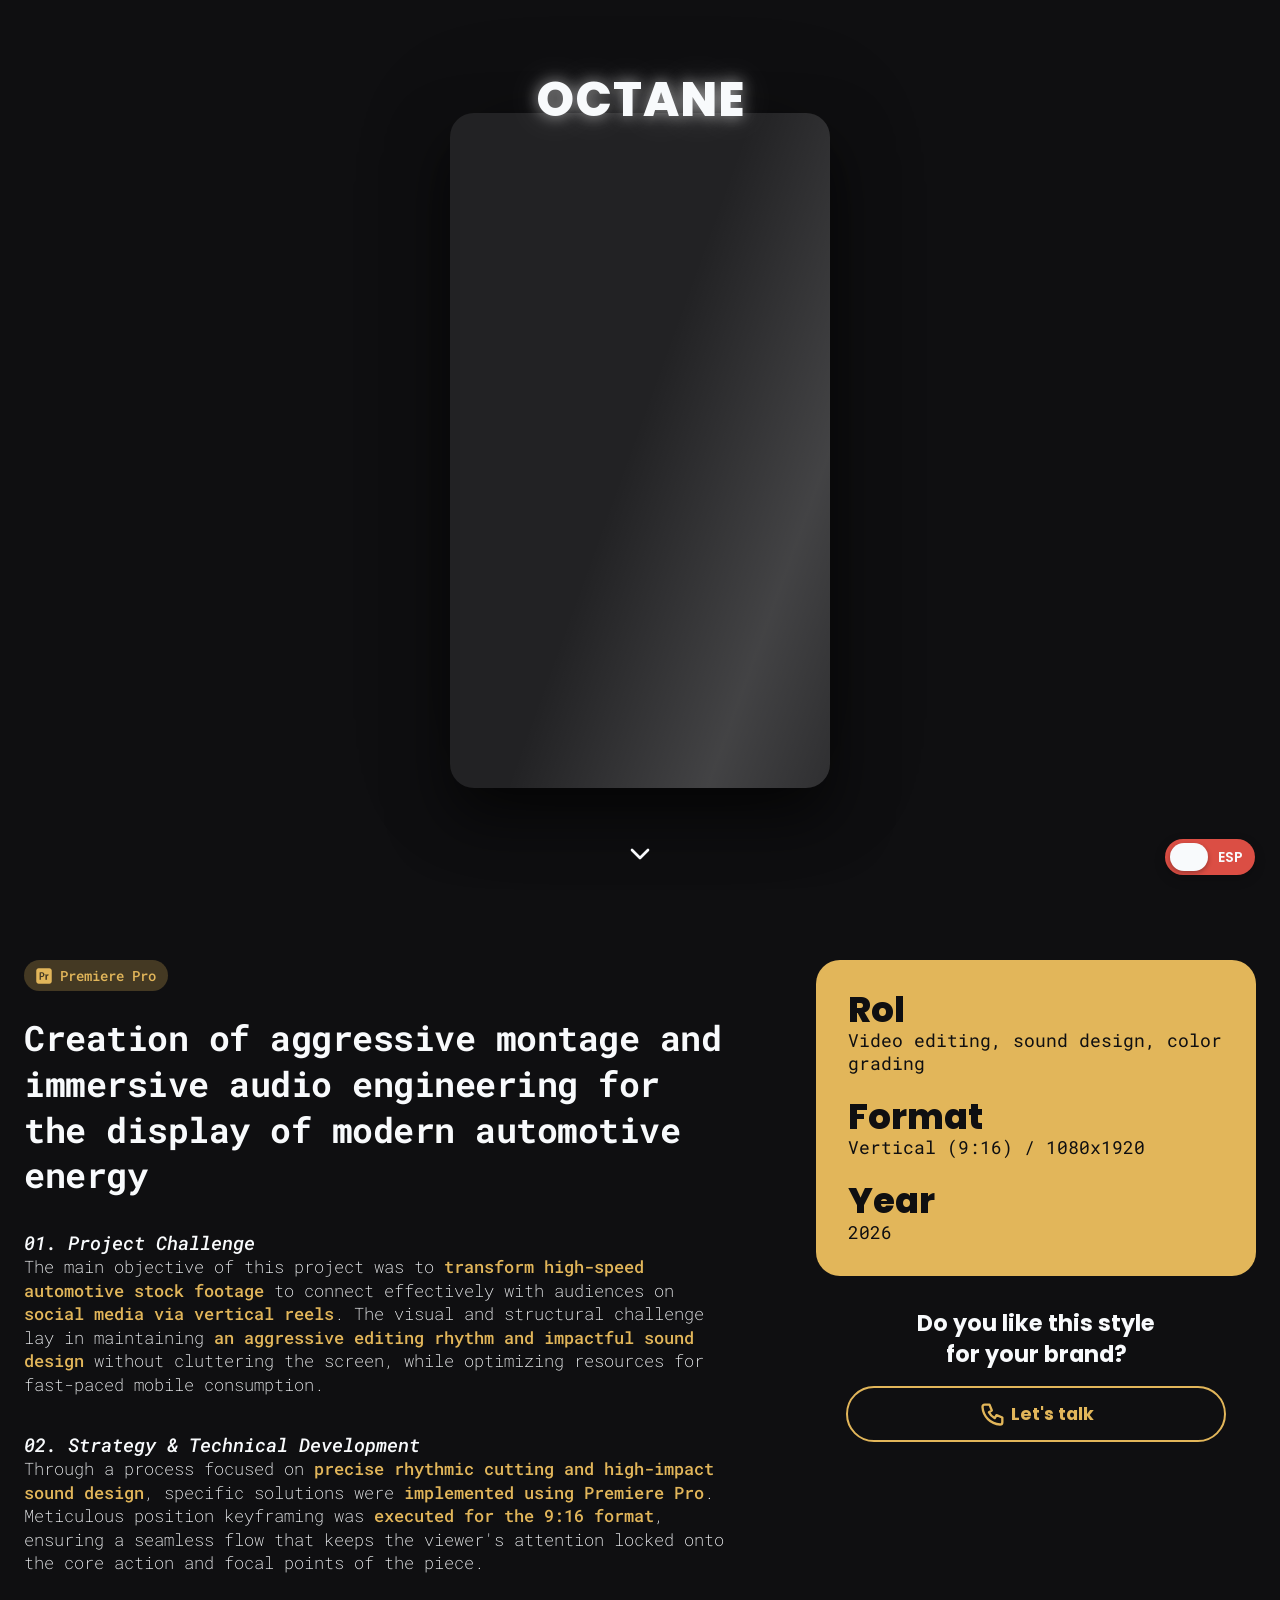
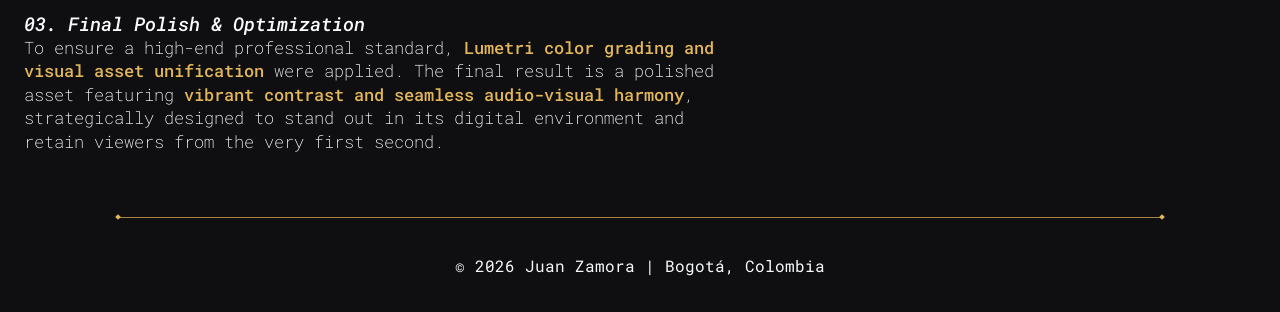
<file: projects/octane-2026.html>
<!DOCTYPE html>
<html lang="es">
<head>
    <meta charset="UTF-8">
    <meta name="viewport" content="width=device-width, initial-scale=1.0">
    <title>Octane | Juan Zamora</title>

    <!-- Favicon -->
    <link rel="icon" type="image/x-icon" href="../assets/img/favicon.svg">

    <!-- CSS Styles -->
    <link rel="stylesheet" href="../styles/style.css">
    <link rel="stylesheet" href="../styles/project-detail.css">

    <!-- JS -->
    <script defer src="../js/translations.js"></script>
</head>
<body>
    <button id="lang-toggle-btn" class="lang-btn" aria-label="Change language" style="position: fixed; z-index: 9999;">
        <span class="lang-option en-text">ENG</span>
        <span class="lang-option es-text">ESP</span>
    </button>

    <!-- PROJECT -->
    <main class="project-showcase-wrapper">
        <div class="media-container-card p-9-16">
            <h1 class="project-showcase-title" data-i18n="project-showcase-octane">OCTANE</h1>
            <div class="project-media-content">
                <div class="placeholder-glow"></div>
                <img src="data:image/svg+xml;utf8,<svg xmlns='http://www.w3.org/2000/svg' width='1080' viewBox='0 0 9 16'></svg>" style="display: block; width: 100%; height: auto; opacity: 0; pointer-events: none;">

                <iframe src="https://www.youtube.com/embed/LOoZUOqqhUI" title="Octane | Reel 2026 (Commercial &amp; Social)" frameborder="0" allow="accelerometer; autoplay; clipboard-write; encrypted-media; gyroscope; picture-in-picture; web-share" referrerpolicy="strict-origin-when-cross-origin" allowfullscreen style="position: absolute; top: 0; left: 0; width: 100%; height: 100%; border: none; z-index: 5;"></iframe>
            </div>
        </div>

        <div class="scroll-indicator-arrow">
            <svg xmlns="http://www.w3.org/2000/svg" width="32" height="32" viewBox="0 0 24 24" fill="none" stroke="currentColor" stroke-width="2" stroke-linecap="round" stroke-linejoin="round" class="scroll-arrow">
                <path stroke="none" d="M0 0h24v24H0z" fill="none" />
                <path d="M6 9l6 6l6 -6" />
            </svg>
        </div>
    </main>

    <!-- INFO PROJECT -->
    <section class="project-info-section">
        <div class="project-info-container">
            <div class="info-left-column">
                <div class="software-badges-container">
                    <div class="badge-software">
                        <img src="../assets/img/brands/premiere.png" alt="Premiere Pro" class="software-icon-img">
                        <span class="software-text">Premiere Pro</span>
                    </div>
                </div>
                
                <h2 class="project-description-title" data-i18n="project-description-octano">
                    Creation of aggressive montage and immersive audio engineering for the display of modern automotive energy
                </h2>
                
                <div class="project-steps-list">
                    <div class="step-item">
                        <h3 data-i18n="step-item-project">01. Project Challenge</h3>
                        <p data-i18n="text-project-octane">The main objective of this project was to <span class="highlight-text">transform high-speed automotive stock footage</span> to connect effectively with audiences on <span class="highlight-text">social media via vertical reels</span>. The visual and structural challenge lay in maintaining <span class="highlight-text">an aggressive editing rhythm and impactful sound design</span> without cluttering the screen, while optimizing resources for fast-paced mobile consumption.</p>
                    </div>
                    
                    <div class="step-item">
                        <h3 data-i18n="step-item-strategy">02. Strategy & Technical Development</h3>
                        <p data-i18n="text-strategy-octane">Through a process focused on <span class="highlight-text">precise rhythmic cutting and high-impact sound design</span>, specific solutions were <span class="highlight-text">implemented using Premiere Pro</span>. Meticulous position keyframing was <span class="highlight-text">executed for the 9:16 format</span>, ensuring a seamless flow that keeps the viewer's attention locked onto the core action and focal points of the piece.</p>
                    </div>
                    
                    <div class="step-item">
                        <h3 data-i18n="step-item-final">03. Final Polish & Optimization</h3>
                        <p data-i18n="text-final-octane">To ensure a high-end professional standard, <span class="highlight-text">Lumetri color grading and visual asset unification</span> were applied. The final result is a polished asset featuring <span class="highlight-text">vibrant contrast and seamless audio-visual harmony</span>, strategically designed to stand out in its digital environment and retain viewers from the very first second.</p>
                    </div>
                </div>
            </div>
            
            <div class="info-right-column">
                <div class="project-meta-card">
                    <div class="meta-group">
                        <span class="meta-label">Rol</span>
                        <span class="meta-value" data-i18n="rol-octane">Video editing, sound design, color grading</span>
                    </div>
                    <div class="meta-group">
                        <span class="meta-label" data-i18n="format">Format</span>
                        <span class="meta-value">Vertical (9:16) / 1080x1920</span>
                    </div>
                    <div class="meta-group">
                        <span class="meta-label" data-i18n="year">Year</span>
                        <span class="meta-value">2026</span>
                    </div>
                </div>
                
                <div class="project-cta-box">
                    <p class="cta-text" data-i18n="cta-text">Do you like this style<br>for your brand?</p>
                    <a href="../#contact" class="btn-project-cta" data-i18n="btn-project-cta">
                        <svg xmlns="http://www.w3.org/2000/svg" width="28" height="28" viewBox="0 0 24 24" fill="none" stroke="currentColor" stroke-width="2" stroke-linecap="round" stroke-linejoin="round">
                            <path stroke="none" d="M0 0h24v24H0z" fill="none"/>
                            <path d="M5 4h4l2 5l-2.5 1.5a11 11 0 0 0 5 5l1.5 -2.5l5 2v4a2 2 0 0 1 -2 2a16 16 0 0 1 -15 -15a2 2 0 0 1 2 -2" />
                        </svg>
                        Let's talk
                    </a>
                </div>
            </div>
        </div>
        
        <footer class="project-footer">
            <div class="footer-divider">
                <span class="divider-dot"></span>
                <div class="divider-line"></div>
                <span class="divider-dot"></span>
            </div>
            <p class="footer-copyright">© 2026 Juan Zamora | Bogotá, Colombia</p>
        </footer>
    </section>
</body>
</html>
</file>
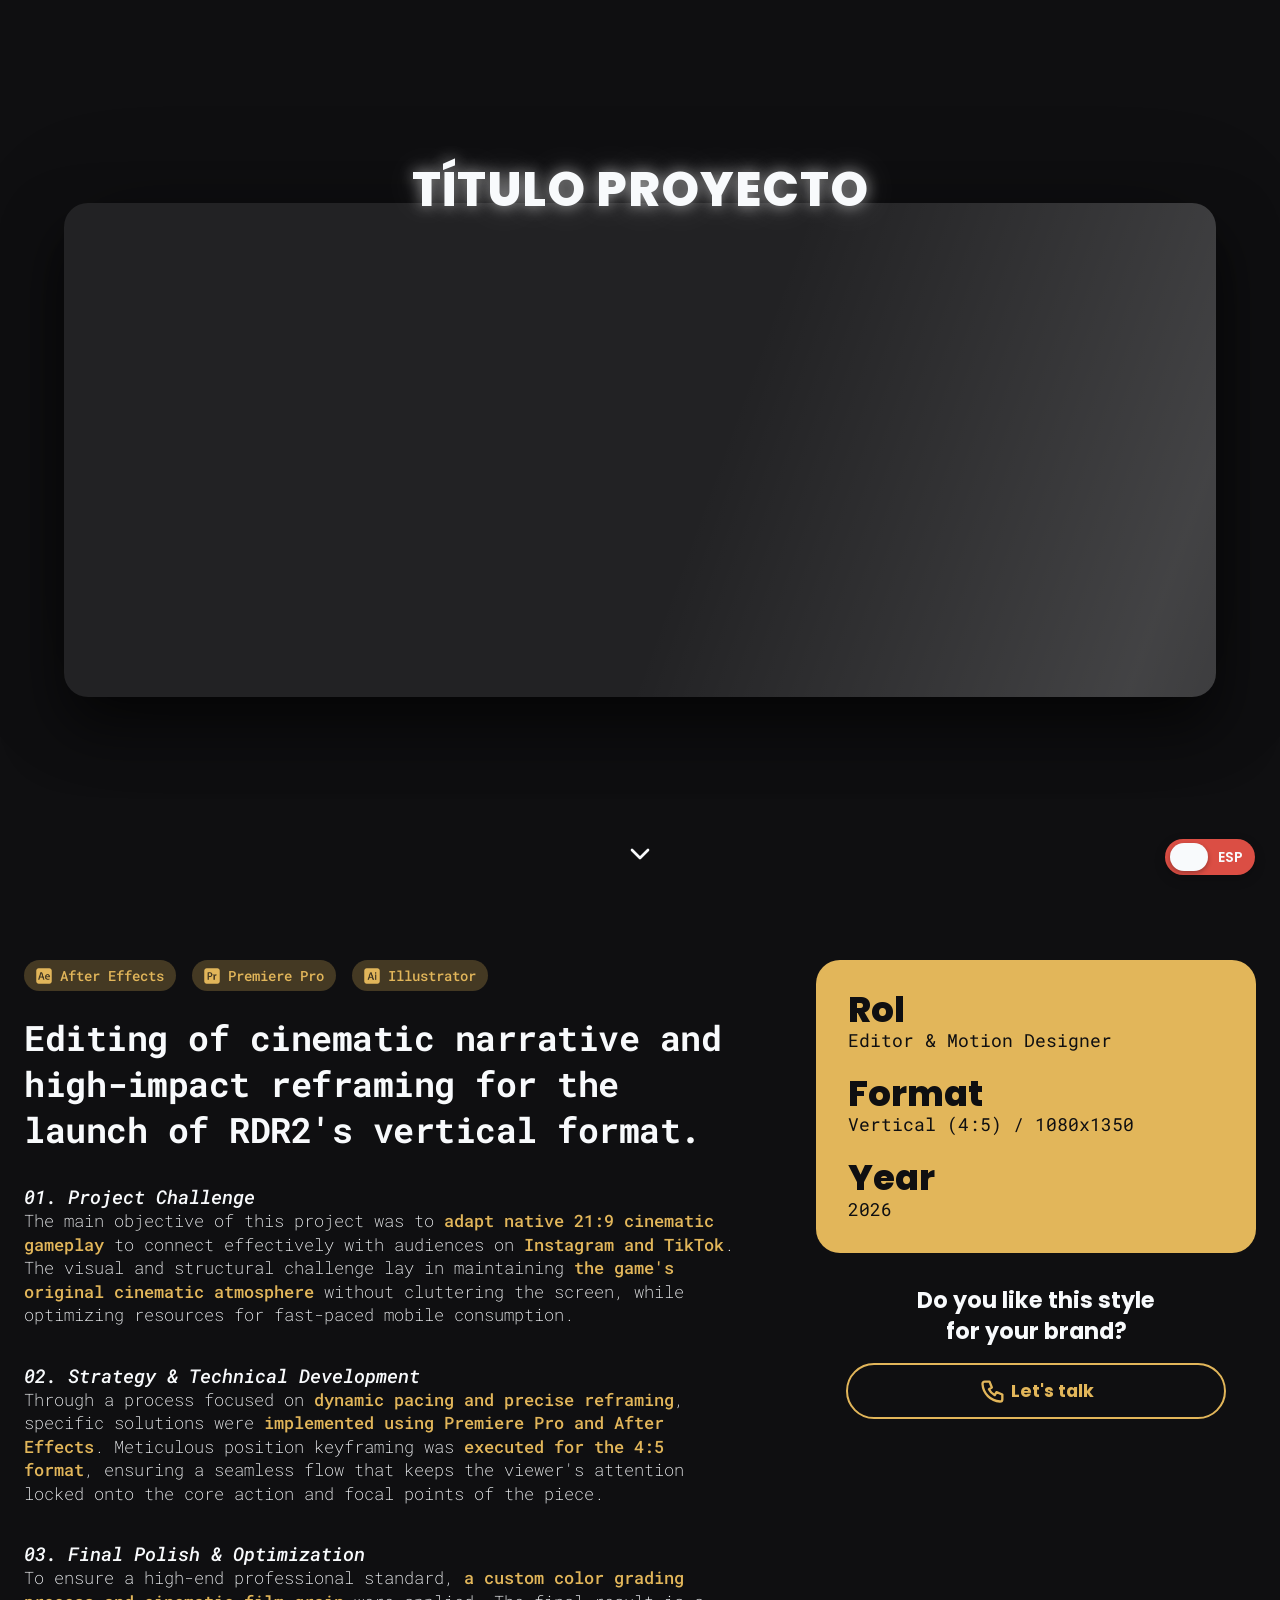
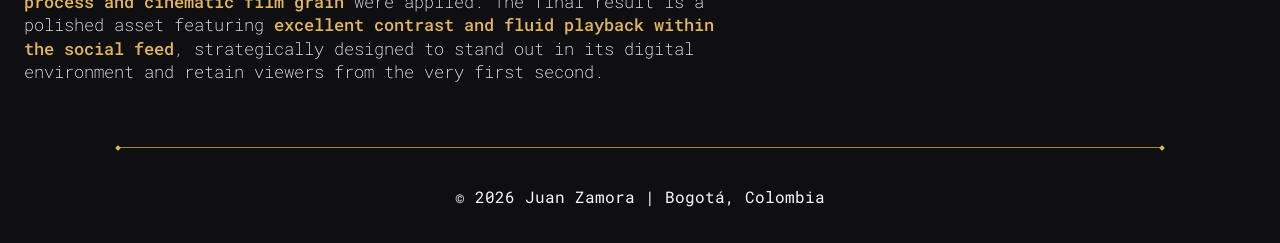
<file: projects/template.html>
<!DOCTYPE html>
<html lang="es">
<head>
    <meta charset="UTF-8">
    <meta name="viewport" content="width=device-width, initial-scale=1.0">
    <title>Nombre del Proyecto | Juan Zamora</title>

    <!-- Favicon -->
    <link rel="icon" type="image/x-icon" href="../assets/img/favicon.svg">

    <!-- CSS Styles -->
    <link rel="stylesheet" href="../styles/style.css">
    <link rel="stylesheet" href="../styles/project-detail.css">

    <!-- JS -->
    <script defer src="../js/translations.js"></script>
</head>
<body>
    <button id="lang-toggle-btn" class="lang-btn" aria-label="Change language" style="position: fixed; z-index: 9999;">
        <span class="lang-option en-text">ENG</span>
        <span class="lang-option es-text">ESP</span>
    </button>
    
    <!-- PROJECT -->
    <main class="project-showcase-wrapper">
        <div class="media-container-card p-21-9 img-zoom">
            <h1 class="project-showcase-title" data-i18n="project-showcase-NAME">Título Proyecto</h1>
            <div class="project-media-content">
                <div class="placeholder-glow"></div>
                <!-- 21:9 -->
                <img src="data:image/svg+xml;utf8,<svg xmlns='http://www.w3.org/2000/svg' width='2560' height='1080' viewBox='0 0 21 9'></svg>" style="display: block; width: 100%; height: auto; opacity: 0; pointer-events: none;">

                <!-- 16:9 -->
                <img src="data:image/svg+xml;utf8,<svg xmlns='http://www.w3.org/2000/svg' width='1920' height='1080' viewBox='0 0 16 9'></svg>" style="display: block; width: 100%; height: auto; opacity: 0; pointer-events: none;">

                <!-- 1:1 -->
                <img src="data:image/svg+xml;utf8,<svg xmlns='http://www.w3.org/2000/svg' width='1080' height='1080' viewBox='0 0 1 1'></svg>" style="display: block; width: 100%; height: auto; opacity: 0; pointer-events: none;">

                <!-- 4:5 -->
                <img src="data:image/svg+xml;utf8,<svg xmlns='http://www.w3.org/2000/svg' width='1080' height='1350' viewBox='0 0 4 5'></svg>" style="display: block; width: 100%; height: auto; opacity: 0; pointer-events: none;">

                <!-- 9:16 -->
                <img src="data:image/svg+xml;utf8,<svg xmlns='http://www.w3.org/2000/svg' width='1080' height='1920' viewBox='0 0 462 821'></svg>" style="display: block; width: 100%; height: auto; opacity: 0; pointer-events: none;">

                <iframe src="https://www.youtube.com/embed/ID" title="TITLE (Commercial &amp; Social)" frameborder="0" allow="accelerometer; autoplay; clipboard-write; encrypted-media; gyroscope; picture-in-picture; web-share" referrerpolicy="strict-origin-when-cross-origin" allowfullscreen style="position: absolute; top: 0; left: 0; width: 100%; height: 100%; border: none; z-index: 5;"></iframe>
            </div>
        </div>

        <div class="scroll-indicator-arrow">
            <svg xmlns="http://www.w3.org/2000/svg" width="32" height="32" viewBox="0 0 24 24" fill="none" stroke="currentColor" stroke-width="2" stroke-linecap="round" stroke-linejoin="round" class="scroll-arrow">
                <path stroke="none" d="M0 0h24v24H0z" fill="none" />
                <path d="M6 9l6 6l6 -6" />
            </svg>
        </div>
    </main>

    <!-- INFO PROJECT -->
    <section class="project-info-section">
        <div class="project-info-container">
            <div class="info-left-column">
                <div class="software-badges-container">
                    <div class="badge-software">
                        <img src="../assets/img/brands/after-effects.png" alt="After Effects" class="software-icon-img">
                        <span class="software-text">After Effects</span>
                    </div>
                    <div class="badge-software">
                        <img src="../assets/img/brands/premiere.png" alt="Premiere Pro" class="software-icon-img">
                        <span class="software-text">Premiere Pro</span>
                    </div>
                    <div class="badge-software">
                        <img src="../assets/img/brands/illustrator.png" alt="Illustrator" class="software-icon-img">
                        <span class="software-text">Illustrator</span>
                    </div>
                </div>
                
                <h2 class="project-description-title" data-i18n="project-description-AAA">
                    Editing of cinematic narrative and high-impact reframing for the launch of RDR2's vertical format.
                </h2>
                
                <div class="project-steps-list">
                    <div class="step-item">
                        <h3 data-i18n="step-item-project">01. Project Challenge</h3>
                        <p data-i18n="text-project-AAA">The main objective of this project was to <span class="highlight-text">adapt native 21:9 cinematic gameplay</span> to connect effectively with audiences on <span class="highlight-text">Instagram and TikTok</span>. The visual and structural challenge lay in maintaining <span class="highlight-text">the game's original cinematic atmosphere</span> without cluttering the screen, while optimizing resources for fast-paced mobile consumption.</p>
                    </div>
                    
                    <div class="step-item">
                        <h3 data-i18n="step-item-strategy">02. Strategy & Technical Development</h3>
                        <p data-i18n="text-strategy-AAA">Through a process focused on <span class="highlight-text">dynamic pacing and precise reframing</span>, specific solutions were <span class="highlight-text">implemented using Premiere Pro and After Effects</span>. Meticulous position keyframing was <span class="highlight-text">executed for the 4:5 format</span>, ensuring a seamless flow that keeps the viewer's attention locked onto the core action and focal points of the piece.</p>
                    </div>
                    
                    <div class="step-item">
                        <h3 data-i18n="step-item-final">03. Final Polish & Optimization</h3>
                        <p data-i18n="text-final-AAA">To ensure a high-end professional standard, <span class="highlight-text">a custom color grading process and cinematic film grain</span> were applied. The final result is a polished asset featuring <span class="highlight-text">excellent contrast and fluid playback within the social feed</span>, strategically designed to stand out in its digital environment and retain viewers from the very first second.</p>
                    </div>
                </div>
            </div>
            
            <div class="info-right-column">
                <div class="project-meta-card">
                    <div class="meta-group">
                        <span class="meta-label">Rol</span>
                        <span class="meta-value" data-i18n="rol-AAA">Editor & Motion Designer</span>
                    </div>
                    <div class="meta-group">
                        <span class="meta-label" data-i18n="format">Format</span>
                        <span class="meta-value" data-i18n="format-AAA">Vertical (4:5) / 1080x1350</span>
                    </div>
                    <div class="meta-group">
                        <span class="meta-label" data-i18n="year">Year</span>
                        <span class="meta-value">2026</span>
                    </div>
                </div>
                
                <div class="project-cta-box">
                    <p class="cta-text" data-i18n="cta-text">Do you like this style<br>for your brand?</p>
                    <a href="../#contact" class="btn-project-cta" data-i18n="btn-project-cta">
                        <svg xmlns="http://www.w3.org/2000/svg" width="28" height="28" viewBox="0 0 24 24" fill="none" stroke="currentColor" stroke-width="2" stroke-linecap="round" stroke-linejoin="round">
                            <path stroke="none" d="M0 0h24v24H0z" fill="none"/>
                            <path d="M5 4h4l2 5l-2.5 1.5a11 11 0 0 0 5 5l1.5 -2.5l5 2v4a2 2 0 0 1 -2 2a16 16 0 0 1 -15 -15a2 2 0 0 1 2 -2" />
                        </svg>
                        Let's talk
                    </a>
                </div>
            </div>
        </div>
        
        <footer class="project-footer">
            <div class="footer-divider">
                <span class="divider-dot"></span>
                <div class="divider-line"></div>
                <span class="divider-dot"></span>
            </div>
            <p class="footer-copyright">© 2026 Juan Zamora | Bogotá, Colombia</p>
        </footer>
    </section>
</body>
</html>
</file>
<file: styles/style.css>
/* RESET & VARIABLES */
@import url('https://fonts.googleapis.com/css2?family=Poppins:ital,wght@0,100;0,200;0,300;0,400;0,500;0,600;0,700;0,800;0,900;1,100;1,200;1,300;1,400;1,500;1,600;1,700;1,800;1,900&family=Roboto+Mono:ital,wght@0,100..700;1,100..700&display=swap');

:root {
    --bg-dark: #0F0F11;
    --accent-color: #E2B65A;
    --text-white: #F8FAFC;
    --text-muted: #b6b6b6;
    --font-poppins: "Poppins", sans-serif;
    --font-mono: "Roboto Mono", monospace;
}

* {
    margin: 0;
    padding: 0;
    box-sizing: border-box;
    text-decoration: none;
    list-style: none;
}

html {
    scroll-behavior: smooth;
    font-family: var(--font-poppins);
    background-color: var(--bg-dark);
    background-image: url("https://www.transparenttextures.com/patterns/navy.png");
    color: var(--text-white);
}


/* HEADER & NAVBAR */
#main-header {
    position: fixed;
    top: 24px;
    left: 50%;
    transform: translateX(-50%);
    z-index: 1000;
    transition: all 0.3s ease;
}

#main-header.scrolled {
    background-color: rgba(10, 10, 10, 0.6);
    backdrop-filter: blur(12px);
    -webkit-backdrop-filter: blur(12px);
    padding: 16px 0;
    border-radius: 50px;
}

#lang-toggle-btn {
    position: fixed;
    bottom: 25px;
    right: 25px;
    z-index: 9999;
    
    width: 90px;
    height: 36px;
    background-color: #1e293b;
    border-radius: 36px;
    border: none;
    cursor: pointer;
    padding: 0 12px;
    display: flex;
    align-items: center;
    justify-content: space-between;
    box-shadow: 0 4px 12px rgba(0, 0, 0, 0.2);
    transition: background-color 0.4s ease;
    overflow: hidden;
}

#lang-toggle-btn .lang-option {
    font-family: var(--font-poppins);
    font-weight: 600;
    font-size: 14px;
    color: var(--text-white);
    z-index: 1;
    width: 26px;
    text-align: center;
    transition: opacity 0.3s ease;
}

#lang-toggle-btn::after {
    content: '';
    position: absolute;
    width: 38px;
    height: 28px;
    background-color: var(--text-white);
    border-radius: 25px;
    top: 4px;
    left: 4px;
    transition: transform 0.4s cubic-bezier(0.4, 0, 0.2, 1);
    box-shadow: 0 2px 5px rgba(0,0,0,0.3);
}

#lang-toggle-btn[data-lang="en"] {
    background-color: #db4e44;
}
#lang-toggle-btn[data-lang="en"]::after {
    transform: translateX(1px);
}

#lang-toggle-btn[data-lang="es"] {
    background-color: #2a579b;
}
#lang-toggle-btn[data-lang="es"]::after {
    transform: translateX(42px);
}

.navbar {
    max-width: 1200px;
    margin: 0 auto;
    padding: 0 40px;
    display: flex;
    justify-content: center;
}

.list-navbar {
    display: flex;
    gap: 30px;
}

.list-navbar a {
    color: var(--text-muted);
    font-size: 1.2rem;
    font-weight: 600;
    transition: color 0.3s ease;
    display: inline-block;
    padding: 10px 15px;
    position: relative;
    white-space: nowrap;
}

.list-navbar a:hover,
.list-navbar a.active {
    color: var(--accent-color);
}

.list-navbar a.active {
    position: relative;
}
.list-navbar a.active::after {
    content: '';
    position: absolute;
    bottom: 0;
    left: 0;
    width: 100%;
    height: 1px;
    background-color: var(--accent-color);
    border-radius: 50px;
}

.list-navbar a::after {
    content: '';
    position: absolute;
    bottom: 0;
    left: 0;
    width: 0;
    height: 2px;
    background-color: var(--accent-color);
    border-radius: 50px;
    transition: width 0.3s ease;
}


/* HERO SECTION */
.hero {
    min-height: 100vh;
    width: 100%;
    background-image:
        radial-gradient(
            125% 100% at center 40%,
            #272011 9%,
            rgba(15, 15, 17, 0.6) 45%,
            #0F0F11 76%
        ), url("https://www.transparenttextures.com/patterns/navy.png");
    display: flex;
    flex-direction: column;
    justify-content: center;
    align-items: center;
    text-align: center;
    position: relative;
    padding: 0 20px;
}

.hero::before {
  content: "";
  position: absolute;
  inset: 0;

  background-image: url("data:image/svg+xml,%3Csvg xmlns='http://www.w3.org/2000/svg' width='120' height='120'%3E%3Cfilter id='n'%3E%3CfeTurbulence type='fractalNoise' baseFrequency='0.85' numOctaves='4'/%3E%3C/filter%3E%3Crect width='100%25' height='100%25' filter='url(%23n)'/%3E%3C/svg%3E");

  opacity: 1;
  mix-blend-mode: overlay;

  mask-image: radial-gradient(
    ellipse at center,
    black 0%,
    black 35%,
    transparent 80%
  );

  -webkit-mask-image: radial-gradient(
    ellipse at center,
    black 0%,
    black 35%,
    transparent 80%
  );

  z-index: 1;
  pointer-events: none;
}

.hero-content {
    max-width: 1000px;
    z-index: 2;
}

.hero-title {
    font-size: clamp(6rem, 12vw, 9rem);
    font-weight: 700;
    letter-spacing: -2px;
    line-height: 1.1;
    margin-bottom: 5px;
    text-shadow: 0 2px 20px rgba(0, 0, 0, 0.5);
}

.hero-subtitle {
    font-family: var(--font-mono);
    color: var(--text-white);
    font-size: clamp(1.2rem, 2vw, 1.5rem);
    letter-spacing: 4px;
    margin-bottom: 56px;
    font-weight: 400;
}


/* BUTTONS HERO */
.hero-buttons {
    display: flex;
    gap: 20px;
    justify-content: center;
}

.btn {
    font-size: 1.2rem;
    font-weight: 500;
    border-radius: 50px;
    transition: all 0.3s ease;
}

.btn-primary {
    width: 250px;
    padding: 10px;
    background-color: var(--accent-color);
    color: var(--bg-dark);
}

.btn-primary:hover {
    background-color: #d8a94a;
    transform: translateY(-3px);
    box-shadow: 0 4px 10px rgba(0, 0, 0, 0.25);
}

.btn-secondary {
    width: 250px;
    padding: 10px;
    background-color: rgba(226, 182, 90, 0.1);
    color: var(--text-white);
    border: 1px solid var(--accent-color);
}

.btn-secondary:hover {
    border-color: var(--accent-color);
    color: var(--accent-color);
    transform: translateY(-3px);
    box-shadow: 0 4px 10px rgba(0, 0, 0, 0.25);
}


/* ANIMATIONS HERO */
.scroll-arrow {
    position: absolute;
    bottom: 30px;
    color: var(--text-white);
    animation: bounce 2s infinite;
}

@keyframes bounce {
    0%, 20%, 50%, 80%, 100% { transform: translateY(0); }
    40% { transform: translateY(-10px); }
    60% { transform: translateY(-5px); }
}


/* PROJECTS SECTION */
.projects-section {
    padding: 25px 20px 100px;
    width: 100%;
    display: flex;
    justify-content: center;
}

.projects-container {
    max-width: 1300px;
    width: 100%;
}

.projects-header {
    text-align: center;
    position: relative;
    margin-bottom: 60px;
}

.projects-title-bg {
    font-size: clamp(6rem, 10vw, 9rem);
    font-weight: bold;
    color: rgba(226, 182, 90, 0.05);
    position: absolute;
    top: -40px;
    left: 50%;
    transform: translateX(-50%);
    z-index: 1;
    pointer-events: none;
    filter: blur(2px);

    -webkit-mask-image: linear-gradient(
        to bottom,
        rgba(0, 0, 0, 1) 0%,
        rgba(0, 0, 0, 1) 40%,
        rgba(0, 0, 0, 0) 85%
    );

    mask-image: linear-gradient(
        to bottom,
        rgba(0, 0, 0, 1) 0%,
        rgba(0, 0, 0, 1) 40%,
        rgba(0, 0, 0, 0) 85%
    );
}

.projects-title {
    font-size: clamp(4rem, 6vw, 5rem);
    font-weight: bold;
    color: var(--accent-color);
    position: relative;
    transform: translateY(54px);
    z-index: 2;
    margin-top: 100px;
}

.projects-subtitle {
    font-family: var(--font-mono);
    font-size: 1.1em;
    font-weight: 200;
    letter-spacing: 1px;
    margin-top: 64px;
}

.projects-subtitle span {
    color: var(--text-white);
    font-weight: bold;
}

.projects-grid {
    display: grid;
    grid-template-columns: repeat(3, 1fr);
    gap: 24px;
    margin-bottom: 50px;
}

.project-card {
    background-color: var(--bg-dark);
    border: 2px solid rgba(255, 255, 255, 0.1);
    border-radius: 16px;
    position: relative;
    transition: all 0.3s ease;
    display: flex;
    flex-direction: column;
}

.project-card:hover {
    transform: translateY(-5px);
    border-color: var(--accent-color);
    box-shadow: 0 10px 30px rgba(0, 0, 0, 0.5);
}

.badge-top {
    position: absolute;
    top: 0;
    left: 50%;
    transform: translate(-50%, -50%);
    background-color: var(--accent-color);
    color: var(--bg-dark);
    font-size: 1rem;
    font-weight: 700;
    white-space: nowrap;
    padding: 3px 42px;
    border-radius: 50px;
    z-index: 100;
    opacity: 0;
    visibility: hidden;
    transition: all 0.3s ease;
}

.project-card:hover .badge-top {
    opacity: 1;
    visibility: visible;
}

.card-image-wrapper {
    position: relative;
    width: calc(100% - 34px); 
    height: 240px;
    border-radius: 18px 0 0;
    overflow: hidden;
    margin-top: 34px;
    margin-left: 34px;
    -webkit-mask-image: linear-gradient(to bottom, rgba(226, 182, 90, 1) 10%, rgba(226, 182, 90, 0) 90%);
    mask-image: linear-gradient(to bottom, rgba(226, 182, 90, 1) 10%, rgba(226, 182, 90, 0) 90%);
}

.card-image {
    width: 100%;
    height: 100%;
    object-fit: cover;
    transition: transform 0.3s ease;
}

.card-image-placeholder {
    width: 100%;
    height: 100%;
    background: linear-gradient(180deg, rgba(64,58,45,0.4) 0%, rgba(15,15,17,0) 100%);
}

.project-card:hover .card-image {
    transform: scale(1.05);
}

.card-content {
    padding: 0 32px 32px;
    display: flex;
    flex-direction: column;
    gap: 12px;
}

.project-name {
    font-size: 1.9rem;
    font-weight: 700;
    color: var(--text-white);
    line-height: 38px;
}

.software-badge {
    font-family: var(--font-mono);
    font-size: 0.9rem;
    padding: 6px 14px;
    border-radius: 50px;
    font-weight: 500;
    display: inline-flex;
    align-items: center;
    gap: 8px;
    background-color: rgba(226, 182, 90, 0.1);
    color: var(--accent-color);
    border: 1px solid rgba(226, 182, 90, 0.2);
}

.software-badge img {
    width: 0.95rem;
    height: 0.95rem;
    display: flex;
    align-items: center;
    pointer-events: none;
}

.projects-footer {
    display: flex;
    justify-content: center;
}

.card-tags {
    display: flex;
    flex-wrap: wrap;
    gap: 8px;
}

.btn-explore {
    width: auto;
    padding: 12px 72px;
    background-color: var(--accent-color);
    color: var(--bg-dark);
}

.btn-explore:hover {
    background-color: #d8a94a;
    transform: translateY(-3px);
    padding: 12px 78px;
}


/* SKILLS */
.skills-section {
    padding: 100px 20px 75px;
    width: 100%;
    display: flex;
    justify-content: center;
}

.skills-container {
    max-width: 1300px;
    width: 100%;
}

.skills-header {
    text-align: start;
    position: relative;
    margin-bottom: 80px;
}

.skills-title-bg {
    font-size: clamp(6rem, 10vw, 9rem);
    font-weight: bold;
    color: rgba(226, 182, 90, 0.05);
    position: absolute;
    left: 0;
    z-index: 1;
    pointer-events: none;
    filter: blur(2px);
    -webkit-mask-image: linear-gradient(to bottom, black 40%, transparent 85%);
    mask-image: linear-gradient(to bottom, black 40%, transparent 85%);
}

.skills-title {
    font-size: clamp(4rem, 6vw, 5rem);
    font-weight: bold;
    color: var(--accent-color);
    position: relative;
    transform: translateY(92px);
    z-index: 2;
}

.skills-subtitle {
    font-family: var(--font-mono);
    font-size: 1.1rem;
    font-weight: 200;
    letter-spacing: 1px;
    margin-top: 92px;
}

.skills-subtitle span {
    color: var(--text-white);
    font-weight: bold;
}

.skills-display {
    display: flex;
    flex-direction: column;
    gap: 24px;
    margin-top: -30px;
}

.skills-row {
    border: 2px solid rgba(226, 182, 90, 0.4);
    border-radius: 4px;
    padding: 35px 40px;
    display: flex;
    justify-content: space-between;
    align-items: center;
    background: linear-gradient(90deg, rgba(226, 182, 90, 0.02) 0%, rgba(15, 15, 17, 0) 100%);
    transition: all 0.3s ease;
}

.skills-row:hover {
    background: linear-gradient(90deg, rgba(226, 182, 90, 0.1) 0%, rgba(15, 15, 17, 0.02) 80%);
    border-color: var(--accent-color);
    box-shadow: inset 0 0 15px rgba(226, 182, 90, 0.03);
}

.skills-info {
    position: relative;
    display: flex;
    align-items: center;
}

.bg-ampersand {
    font-size: 7rem;
    font-weight: 700;
    color: rgba(226, 182, 90, 0.1);
    position: absolute;
    left: -15px;
    user-select: none;
    font-family: var(--font-poppins);
}

.skills-info h4 {
    font-size: 1.5rem;
    font-weight: 600;
    color: var(--text-white);
    line-height: 1.3;
    position: relative;
    z-index: 2;
    letter-spacing: 0.5px;
    margin-left: 28px;
}

.skills-icons {
    display: flex;
    gap: 16px;
    align-items: center;
    flex-wrap: wrap;
}

.skill-icon-img {
    width: 52px;
    height: 52px;
    object-fit: contain;
    background-color: transparent;
    transition: transform 0.2s ease;
}

.skills-row:hover .skill-icon-img {
    transform: scale(1.08);
}


/* ABOUT ME */
.about-section {
    padding: 140px 20px 125px;
    width: 100%;
    display: flex;
    justify-content: center;
    align-items: center;
}

.about-container {
    max-width: 1300px;
    width: 100%;
    display: flex;
    align-items: center;
    gap: 80px;
}

.about-avatar-column {
    flex: 1;
    display: flex;
    justify-content: center;
    align-items: center;
}

.avatar-circle-wrapper {
    width: clamp(375px, 30vw, 495px);
    height: clamp(375px, 30vw, 495px);
    border: 3px solid var(--accent-color);
    border-radius: 50%;
    background-color: rgba(226, 182, 90, 0.05);
    overflow: hidden;
    display: flex;
    justify-content: center;
    align-items: flex-end;
    transition: all 0.3s ease;
}

.avatar-circle-wrapper:hover {
    background-color: rgba(226, 182, 90, 0.1);
}

.about-avatar-img {
    width: 100%;
    height: auto;
    object-fit: cover;
    transition: all 0.3s ease;
}

.about-avatar-img:hover {
    transform: scale(1.02) rotate(1deg);
}

.about-content-column {
    flex: 1.2;
    display: flex;
    flex-direction: column;
    align-items: flex-end;
    text-align: end;
}

.about-header {
    position: relative;
    margin-bottom: 32px;
    width: 100%;
}

.about-title-bg {
    font-size: clamp(5rem, 9vw, 8rem);
    font-weight: bold;
    color: rgba(226, 182, 90, 0.03);
    position: absolute;
    top: -30px;
    right: 0;
    z-index: 1;
    pointer-events: none;
    filter: blur(1px);
    -webkit-mask-image: linear-gradient(to bottom, black 50%, transparent 95%);
    mask-image: linear-gradient(to bottom, black 50%, transparent 95%);
}

.about-title {
    font-size: clamp(4rem, 6vw, 5rem);
    font-weight: bold;
    color: var(--accent-color);
    position: relative;
    transform: translateY(48px);
    z-index: 2;
}

.about-badges-group {
    display: flex;
    gap: 12px;
    margin: 32px 0 22px;
}

.lang-badge {
    font-family: var(--font-mono);
    font-size: 0.8rem;
    font-weight: 500;
    padding: 6px 12px;
    letter-spacing: 0.5px;
    transition: all 0.3s ease;
}

.lang-badge:hover {
    padding: 6px 18px;
}

.progress-badge {
    border: 1px solid #F56B08;
    color: var(--text-white);
    background-color: rgba(245, 107, 8, 0.2);
}

.native-badge {
    border: 1px solid #E2B65A;
    color: var(--text-white);
    background-color: rgba(226, 182, 90, 0.2);
}

.about-text-wrapper {
    display: flex;
    flex-direction: column;
    gap: 24px;
    max-width: 680px;
    margin-bottom: 48px;
}

.about-lead {
    font-family: var(--font-mono);
    font-size: 1.15rem;
    line-height: 1.4;
    font-weight: 200;
}

.about-lead strong {
    font-weight: 600;
}

.about-body {
    font-family: var(--font-mono);
    font-size: 1.05rem;
    line-height: 1.4;
    font-weight: 200;
}

.about-body strong {
    font-weight: 600;
}

.about-actions {
    display: flex;
    align-items: center;
    gap: 16px;
}

.btn-resume-download {
    display: inline-block;
    padding: 10px 36px;
    background-color: var(--accent-color);
    color: var(--bg-dark);
    font-size: 1.1rem;
    font-weight: 600;
    border-radius: 50px;
    transition: all 0.3s ease;
}

.btn-resume-download:hover {
    background-color: #d8a94a;
    transform: translateY(-2px);
    box-shadow: 0 6px 20px rgba(226, 182, 90, 0.15);
}

.linkedin-social-btn {
    width: 48px;
    height: 48px;
    border: 1px solid #E2B65A;
    border-radius: 50%;
    display: flex;
    justify-content: center;
    align-items: center;
    color: var(--text-white);
    font-size: 1.1rem;
    transition: all 0.3s ease;
}

.linkedin-social-btn:hover {
    border-color: var(--accent-color);
    color: var(--accent-color);
    transform: scale(1.05);
}

.linkedin-social-btn img {
    width: 18px;
}


/* CONTACT */
.contact-section {
    width: 100%;
    position: relative;
    padding-top: 80px;
    background: linear-gradient(to bottom, rgba(15, 15, 17, 0) 60%, var(--accent-color) 60%);
    display: flex;
    flex-direction: column;
    align-items: center;
}

.contact-container {
    max-width: 1475px;
    width: 100%;
    padding: 0 20px;
    display: flex;
    justify-content: center;
    z-index: 2;
}

.contact-card {
    background-color: var(--text-white);
    width: 100%;
    border-radius: 24px;
    padding: 50px 80px;
    box-shadow: 0 5px 5px rgba(0, 0, 0, 0.15);
}

.contact-header {
    text-align: center;
    margin-bottom: 40px;
}

.contact-header h2 {
    color: var(--bg-dark);
    font-size: clamp(1.6rem, 4vw, 2.4rem);
    font-weight: 700;
    letter-spacing: -0.5px;
}

.contact-header p {
    color: var(--bg-dark);
    font-family: var(--font-mono);
    font-size: 1.4rem;
}

.contact-form {
    display: flex;
    flex-direction: column;
    gap: 18px;
    width: 65%;
    margin: -10px auto 0;
}

.form-row-top {
    display: flex;
    gap: 16px;
    width: 100%;
}

.form-group {
    display: flex;
    flex-direction: column;
    gap: 8px;
    flex: 1;
}

.form-group label {
    color: var(--bg-dark);
    font-weight: 600;
    font-size: 1.1rem;
}

.form-group label span {
    color: var(--accent-color);
}

.contact-form input,
.contact-form textarea {
    width: 100%;
    padding: 10px 16px;
    background-color: transparent;
    border: 1px solid #CBD5E1;
    border-radius: 4px;
    font-family: var(--font-mono);
    font-size: 1rem;
    color: var(--bg-dark);
    transition: all 0.3s ease;
}

.contact-form input:focus,
.contact-form textarea:focus {
    outline: none;
    border-color: var(--accent-color);
    box-shadow: 0 0 0 3px rgba(226, 182, 90, 0.2);
}

.contact-form ::placeholder {
    color: #94A3B8;
}

.btn-submit {
    width: 100%;
    padding: 12px;
    background-color: var(--accent-color);
    color: var(--bg-dark);
    border: none;
    border-radius: 8px;
    font-size: 1rem;
    font-weight: 700;
    font-family: var(--font-poppins);
    cursor: pointer;
    transition: all 0.3s ease;
}

.btn-submit:hover {
    background-color: #d8a94a;
    transform: translateY(-2px);
    box-shadow: 0 4px 12px rgba(216, 169, 74, 0.3);
}

.main-footer {
    width: 100%;
    display: flex;
    flex-direction: column;
    align-items: center;
    gap: 12px;
    padding: 40px 20px 20px;
    margin-top: auto;
}

.main-footer p {
    color: var(--text-white);
    font-family: var(--font-mono);
    font-size: 0.95rem;
    font-weight: 400;
}

.footer-social {
    transition: transform 0.3s ease;
}

.footer-social:hover {
    transform: scale(1.15);
}

.footer-social img {
    width: 20px;
}


/* RESPONSIVE DESIGN */

/* PC AND LAPTOPS */
@media screen and (max-width: 1200px) {
    .projects-grid {
        grid-template-columns: repeat(2, 1fr);
        gap: 40px 20px;
    }

    .project-card:nth-child(odd):last-child {
        grid-column: span 2;
        justify-self: center;
        width: 100%;
        max-width: 540px;
    }

    .skills-section {
        padding: 100px 60px 50px;
    }

    .about-section {
        padding: 125px 60px 30px;
    }

    .about-container {
        gap: 40px;
    }

    .contact-form {
        width: 85%;
    }
}


/* TABLETS */
@media screen and (max-width: 992px) {
    #main-header {
        top: 12px;
        width: 90%;
    }
    
    .navbar {
        padding: 0 20px;
    }

    .list-navbar a {
        font-size: 1rem;
        padding: 8px 10px;
    }

    .projects-title-bg, 
    .skills-title-bg, 
    .about-title-bg {
        display: none;
    }

    .projects-title {
        transform: none;
        margin-top: 0;
        text-align: center;
        width: 100%;
        padding: 72px 0 0;
        margin-bottom: -48px;
    }

    .skills-title {
        margin-top: -96px;
        padding: 0;
    }

    .about-title {
        margin-top: -60px;
        padding: 0;
    }

    .projects-header {
        margin-bottom: 50px;
        text-align: center;
    }

    .skills-header {
        margin-bottom: 75px;
        text-align: center;
    }

    .about-container {
        flex-direction: column;
        text-align: center;
        gap: 30px;
    }

    .about-content-column {
        align-items: center;
        text-align: center;
    }

    .skills-row {
        flex-direction: column;
        gap: 20px;
        text-align: center;
        padding: 24px;
    }

    .skills-info h4 {
        margin-left: 0;
    }

    .bg-ampersand {
        left: 50%;
        transform: translateX(-50%);
        top: -20px;
    }

    .skills-icons {
        justify-content: center;
    }

    .contact-form {
        width: 100%;
    }
}


/* MOBILE / PHONES */
@media screen and (max-width: 768px) {
    #main-header {
        width: 100%;
        top: 0;
        border-radius: 0;
        background-color: rgba(15, 15, 17, 0.85);
        backdrop-filter: blur(12px);
        -webkit-backdrop-filter: blur(12px);
        border-bottom: 1px solid rgba(255, 255, 255, 0.05);
    }

    #main-header.scrolled {
        border-radius: 0;
        padding: 0;
    }

    .navbar {
        padding: 8px 0;
        overflow-x: auto;
        white-space: nowrap;
        -webkit-overflow-scrolling: touch;
    }

    .navbar::-webkit-scrollbar {
        display: none;
    }

    .list-navbar {
        gap: 10px;
        padding: 10px 20px;
    }

    .list-navbar a {
        font-size: 0.95rem;
    }

    .hero {
        padding-top: 60px;
    }

    .hero-title {
        letter-spacing: -1px;
    }

    .hero-subtitle {
        letter-spacing: 2px;
        margin-bottom: 40px;
    }

    .hero-buttons {
        flex-direction: column;
        width: 100%;
        max-width: 280px;
        margin: 0 auto;
        gap: 12px;
    }

    .btn-primary, 
    .btn-secondary {
        width: 100%;
    }

    .projects-grid {
        grid-template-columns: 1fr !important; 
        gap: 32px;
        justify-items: center;
    }

    .project-card {
        max-width: 450px;
        margin: 0 auto;
        width: 100%;
    }

    .project-card, 
    .project-card:nth-child(odd):last-child {
        grid-column: span 1 !important;
        flex-direction: column !important;
        width: 100%;
        max-width: 450px;
        height: auto;
        margin: 0 auto;
    }

    .card-image-wrapper {
        margin-top: 24px;
        margin-left: 24px;
        width: calc(100% - 24px);
        height: 250px;
    }

    .card-content {
        padding: 0 28px 28px;
    }

    .project-name {
        font-size: 1.6rem;
        line-height: 1.3;
    }

    .btn-explore {
        width: 100%;
        max-width: 320px;
        padding: 12px 30px;
        text-align: center;
    }
    
    .btn-explore:hover {
        padding: 12px 30px;
    }

    .avatar-circle-wrapper {
        width: 280px;
        height: 280px;
    }

    .contact-card {
        padding: 30px 20px;
        border-radius: 16px;
    }

    .contact-form {
        width: 90%;
    }

    .form-row-top {
        flex-direction: column;
        gap: 18px;
    }

    .contact-header p {
        font-size: 1.1rem;
    }

    .contact-section {
        background: linear-gradient(to bottom, rgba(15, 15, 17, 0) 45%, var(--accent-color) 45%);
    }

    .main-footer p {
        text-align: center;
        font-size: 0.85rem;
    }
}

@media screen and (max-width: 480px) {
    .navbar {
        padding: 12px 16px;
        width: 100%;
    }

    .list-navbar {
        display: flex;
        justify-content: space-between;
        gap: 8px;
        width: 100%;
        padding: 0;
    }

    .list-navbar a {
        font-size: 0.85rem;
        padding: 4px 6px;
        white-space: nowrap;
    }
}


/* SMALL SCREENS */
@media screen and (max-width: 400px) {
    .hero-title {
        font-size: 3.5rem;
    }

    .hero-subtitle {
        font-size: 1.1rem;
    }

    .skills-section {
        padding: 100px 25px 50px;
    }

    .about-section {
        padding: 115px 25px 30px;
    }

    .about-title {
        line-height: 64px;
        margin-bottom: 14px;
    }
    
    .about-actions {
        flex-direction: column;
        width: 100%;
    }
    
    .btn-resume-download {
        width: 100%;
        text-align: center;
    }

    .contact-form {
        width: 95%;
    }
}
</file>
<file: styles/projects.css>
:root {
    --bg-dark: #0F0F11;
    --accent-color: #E2B65A;
    --text-white: #F8FAFC;
    --text-muted: #b6b6b6;
    --font-poppins: "Poppins", sans-serif;
    --font-mono: "Roboto Mono", monospace;
}

/* TOGGLE */
#lang-toggle-btn {
    position: fixed;
    bottom: 25px;
    right: 25px;
    z-index: 9999;
    
    width: 90px;
    height: 36px;
    background-color: #1e293b;
    border-radius: 36px;
    border: none;
    cursor: pointer;
    padding: 0 12px;
    display: flex;
    align-items: center;
    justify-content: space-between;
    box-shadow: 0 4px 12px rgba(0, 0, 0, 0.2);
    transition: background-color 0.4s ease;
    overflow: hidden;
}

#lang-toggle-btn .lang-option {
    font-family: var(--font-poppins);
    font-weight: 600;
    font-size: 14px;
    color: var(--text-white);
    z-index: 1;
    width: 26px;
    text-align: center;
    transition: opacity 0.3s ease;
}

#lang-toggle-btn::after {
    content: '';
    position: absolute;
    width: 38px;
    height: 28px;
    background-color: var(--text-white);
    border-radius: 25px;
    top: 4px;
    left: 4px;
    transition: transform 0.4s cubic-bezier(0.4, 0, 0.2, 1);
    box-shadow: 0 2px 5px rgba(0,0,0,0.3);
}

#lang-toggle-btn[data-lang="en"] {
    background-color: #db4e44;
}
#lang-toggle-btn[data-lang="en"]::after {
    transform: translateX(1px);
}

#lang-toggle-btn[data-lang="es"] {
    background-color: #2a579b;
}
#lang-toggle-btn[data-lang="es"]::after {
    transform: translateX(42px);
}

/* HERO */
.projects-page {
    min-height: 100vh;
}

.portfolio-hero {
    display: flex;
    justify-content: center;
    align-items: center;
    text-align: center;
    padding: 75px 20px;
    position: relative;
}

.hero-title {
    font-size: 7.5rem;
    font-weight: 800;
    color: var(--accent-color);
    text-transform: uppercase;
    text-shadow: 0 0 100px rgba(226, 182, 90, 0.8),
                 0 0 40px rgba(226, 182, 90, 0.05);
}

.hero-subtitle {
    color: var(--text-white);
    font-size: 1.3rem;
    max-width: 1200px;
    margin: 0 auto;
    line-height: 1.6;
    letter-spacing: 0.5px;
    font-weight: 200;
}

.hero-subtitle span {
    color: var(--text-white);
    font-weight: 600;
}


/* FILTER & GRID PROJECTS */
.portfolio-content {
    width: 100%;
    margin: 0 auto;
    padding: 32px 100px 100px;
}

.portfolio-layout-container {
    display: flex;
    gap: 40px;
    align-items: flex-start;
}

.category-sidebar {
    width: 383px;
    background-color: var(--bg-dark);
    border: 2px solid var(--accent-color);
    padding: 24px;
    flex-shrink: 0;
}

.sidebar-title {
    font-size: 1.8rem;
    font-weight: 700;
    color: var(--text-white);
    margin-bottom: 20px;
    padding-bottom: 12px;
    border-bottom: 1px solid rgba(226, 182, 90, 0.4);
}

.category-list {
    list-style: none;
    padding: 8px 0 0;
    margin: 0;
    display: flex;
    flex-direction: column;
    gap: 8px;
}

.category-link {
    display: flex;
    align-items: center;
    gap: 5px;
    color: rgba(248, 250, 252, 0.4);
    text-decoration: none;
    font-size: 1.1rem;
    padding: 12px 24px;
    transition: all 0.3s ease;
    margin-left: -24px;
    margin-right: -24px;
    transition: color 0.2s ease-in-out, background-color 0.2s ease-in-out;
}

.category-link:hover {
    color: var(--accent-color);
    background-color: rgba(226, 182, 90, 0.05);
}

.category-link.active {
    color: var(--accent-color);
    font-weight: 700;
    background-color: rgba(226, 182, 90, 0.1);
}

.category-link span {
    font-size: 0.75rem;
    color: #555555;
}

.category-link.active span {
    color: #e2b65a;
}

.grid-dinamico-proyectos {
    width: 100%;
    max-width: 1270px;
    margin: 0 auto;
    column-count: 3;
    column-gap: 24px;
}

.filter-toggle {
    display: none;
}

.portfolio-item {
    break-inside: avoid; 
    width: 100%;
    margin-bottom: 24px;
    border-radius: 20px;
    position: relative;
    display: flex;
    justify-content: center;
    align-items: center;
    overflow: hidden;
    border: 2px solid var(--bg-dark); 
    text-decoration: none; 
    color: inherit;
    cursor: pointer;
    opacity: 1;
    transform: scale(1);
    transition: 
        border-color 0.3s ease, 
        box-shadow 0.3s ease, 
        opacity 0.2s cubic-bezier(0.4, 0, 0.2, 1), 
        transform 0.2s cubic-bezier(0.4, 0, 0.2, 1);
}

.portfolio-item.is-hidden {
    opacity: 0;
    transform: scale(0.95);
    pointer-events: none;
}

.portfolio-item:not(.is-hidden):hover {
    border-color: var(--accent-color); 
    box-shadow: 0 0 15px rgba(226, 182, 90, 0.2);
}

.portfolio-item:not(.is-hidden):hover .label {
    opacity: 1;
}

.portfolio-bg-img {
    position: absolute;
    top: 0;
    left: 0;
    width: 100%;
    height: 100%;
    object-fit: cover;
    object-position: center;
    z-index: 1;
}

.label {
    position: absolute;
    top: 0;
    left: 0;
    width: 100%;
    height: 100%;
    display: flex;
    flex-direction: column;
    justify-content: center;
    align-items: center;
    gap: 12px;
    padding: 20px;
    background-color: rgba(0, 0, 0, 0.4);
    backdrop-filter: blur(8px); 
    -webkit-backdrop-filter: blur(8px);
    opacity: 0;
    transition: opacity 0.3s ease;
    z-index: 2;
}

.portfolio-item:hover {
    border-color: var(--accent-color); 
    box-shadow: 0 0 15px rgba(226, 182, 90, 0.2);
}

.portfolio-item:hover .label {
    opacity: 1;
}

.label h2 {
    color: var(--text-white);
    font-size: 1.8rem;
    font-weight: 700;
    margin: 0;
    letter-spacing: 0.5px;
    text-align: center;
    text-shadow: 0 0 5px rgba(15, 15, 17, 0.25);
}

.software-badge {
    background-color: var(--accent-color);
    color: var(--bg-dark);
    font-size: 0.7rem;
    border-radius: 20px;
    display: flex;
    align-items: center;
    gap: 6px;
    letter-spacing: 0.5px;
    font-weight: 600;
    margin-top: -6px;
}

.software-badge img {
    width: 14px;
    height: 14px;
    object-fit: contain;
    filter: brightness(0) invert(1);
    filter: brightness(0) saturate(100%) invert(6%) sepia(2%) saturate(2080%) hue-rotate(219deg) brightness(95%) contrast(100%);
}

.software-icon-text {
    background-color: #000000;
    color: #e2b65a;
    font-size: 0.65rem;
    font-weight: 900;
    padding: 2px 4px;
    border-radius: 4px;
    line-height: 1;
}

.f-21-9 { 
    background-color: #0b172b; 
    aspect-ratio: 21 / 9;
    height: auto; 
}

.f-16-9 { 
    background-color: #053525; 
    aspect-ratio: 16 / 9;
    height: auto; 
}

.f-1-1  { 
    background-color: #211342; 
    aspect-ratio: 1 / 1;
    height: auto; 
}

.f-4-5  { 
    background-color: #493004; 
    aspect-ratio: 4 / 5;
    height: auto; 
}

.f-9-16 { 
    background-color: #4d1616; 
    aspect-ratio: 9 / 16;
    height: auto; 
}


/* FOOTER */
.portfolio-footer {
    background-color: var(--accent-color);
    padding: 60px 20px 30px 20px;
    position: relative;
    display: flex;
    flex-direction: column;
    align-items: center;
    margin-top: 120px;
}

.footer-cta-card {
    background-color: var(--text-white);
    border-radius: 30px;
    max-width: 1100px;
    width: 100%;
    margin-top: -140px;
    box-shadow: 0 5px 5px rgba(0, 0, 0, 0.15);
    display: flex;
    justify-content: space-between;
    align-items: center;
    padding: 0 105px;
    position: relative;
    overflow: visible;
    min-height: 225px;
}

.cta-content {
    padding: 40px 0;
}

.cta-content h2 {
    color: var(--bg-dark);
    font-size: 2rem;
    font-weight: 700;
    margin-bottom: 18px;
    letter-spacing: -0.5px;
    line-height: 1.2;
}

.btn-send-message {
    display: inline-block;
    background-color: #e2b65a;
    color: #000000;
    text-decoration: none;
    font-weight: 700;
    font-size: 1rem;
    padding: 10px 72px;
    border-radius: 12px;
    transition: all 0.3s ease;
    box-shadow: 0 4px 12px rgba(226, 182, 90, 0.2);
}

.btn-send-message:hover {
    transform: translateY(-3px);
    background-color: #d1a547;
    box-shadow: 0 6px 18px rgba(226, 182, 90, 0.3);
}

.cta-avatar-wrapper {
    position: relative;
    align-self: flex-end;
    height: 100%;
}

.cta-avatar {
    display: block;
    height: 220px;
    width: auto;
    object-fit: contain;
    margin-bottom: -4px;
    transform: translateY(-4px);
    filter: drop-shadow(2px -2px 2px rgba(0, 0, 0, 0.5)) grayscale(100%) brightness(1.2) contrast(1);
    transition: filter 0.4s ease, transform 0.3s ease;
}

.cta-avatar:hover {
    filter: drop-shadow(2px -2px 2px rgba(0, 0, 0, 0.5)) grayscale(0%) brightness(1) contrast(1);
    transform: translateY(-8px) scale(1.04);
}

.footer-credits {
    margin: 40px 0 10px;
    text-align: center;
}

.footer-credits p {
    color: var(--text-white);
    font-family: var(--font-mono);
    font-size: 0.95rem;
    font-weight: 400;
}


/* RESPONSIVE DESIGN */

/* PC & LAPTOPS */
@media (max-width: 1400px) {
    .portfolio-content {
        padding: 32px 40px 80px;
    }

    .hero-title {
        font-size: 6rem;
    }

    .label h2 {
        font-size: 1.5rem;
    }
}

/* SMALL LAPTOP & TABLETS */
@media (max-width: 1150px) {
    .hero-title {
        font-size: 5rem;
    }
    .portfolio-layout-container {
        gap: 24px;
    }
    .category-sidebar {
        width: 280px;
    }
    .grid-dinamico-proyectos {
        column-count: 2;
    }
}

@media (min-width: 1025px) {
    .category-sidebar {
        position: sticky;
        top: 40px;
    }
}

/* VERTICAL TABLETS & MOBILES */
@media (max-width: 1024px) {
    .portfolio-hero {
        padding: 50px 20px 20px;
    }
    .hero-title {
        font-size: 5rem;
        text-shadow: 0 0 60px rgba(226, 182, 90, 0.6);
    }
    .hero-subtitle {
        font-size: 1.1rem;
    }

    .portfolio-layout-container {
        flex-direction: column;
        gap: 32px;
        align-items: stretch;
    }

    .category-sidebar {
        width: 100%;
        padding: 16px;
        position: relative;
        z-index: 10;
        border-radius: 12px;
    }

    .sidebar-header {
        display: flex;
        justify-content: space-between;
        align-items: center;
    }

    .sidebar-title {
        font-size: 1.4rem;
        margin-bottom: 0;
        padding-bottom: 0;
        border-bottom: none;
    }

    .filter-toggle {
        display: flex;
        align-items: center;
        gap: 12px;
        background-color: rgba(226, 182, 90, 0.1);
        border: 1px solid var(--accent-color);
        color: var(--accent-color);
        padding: 8px 16px;
        border-radius: 8px;
        font-family: var(--font-poppins);
        font-weight: 600;
        font-size: 0.95rem;
        cursor: pointer;
        transition: all 0.3s ease;
    }

    .filter-toggle:hover {
        background-color: rgba(226, 182, 90, 0.2);
    }

    .toggle-icon {
        font-size: 0.75rem;
        transition: transform 0.3s ease;
    }

    .category-sidebar.is-open .toggle-icon {
        transform: rotate(180deg);
    }

    .category-list {
        max-height: 0;
        overflow: hidden;
        opacity: 0;
        gap: 4px;
        padding: 0;
        margin-top: 0;
        transition: max-height 0.35s cubic-bezier(0.4, 0, 0.2, 1), opacity 0.25s ease, margin-top 0.3s ease;
    }

    .category-sidebar.is-open .category-list {
        max-height: 300px;
        opacity: 1;
        margin-top: 16px;
        padding-top: 12px;
        border-top: 1px solid rgba(226, 182, 90, 0.2);
    }

    .category-link {
        margin-left: 0;
        margin-right: 0;
        padding: 10px 16px;
        border-radius: 8px;
    }

    .label h2 {
        font-size: 1.7rem;
    }

    .footer-cta-card {
        padding: 0 60px;
    }
}

/* SMALL MOBILES */
@media (max-width: 768px) {
    .portfolio-content {
        padding: 16px 20px 60px;
    }
    
    .hero-title {
        font-size: 3rem;
    }

    .grid-dinamico-proyectos {
        column-count: 1;
        column-gap: 0;
    }

    .portfolio-item {
        margin-bottom: 16px;
        border-radius: 16px;
    }

    .footer-cta-card {
        flex-direction: column;
        text-align: center;
        padding: 32px 24px 0;
        min-height: auto;
        gap: 24px;
    }

    .cta-content {
        padding: 0;
    }

    .cta-content h2 {
        font-size: 1.6rem;
    }

    .btn-send-message {
        width: 100%;
        padding: 12px 0;
    }

    .cta-avatar-wrapper {
        align-self: center;
    }

    .cta-avatar {
        height: 160px;
    }
}
</file>
<file: styles/project-detail.css>
:root {
    --bg-dark: #0F0F11;
    --accent-color: #E2B65A;
    --text-white: #F8FAFC;
    --text-muted: #b6b6b6;
    --font-poppins: "Poppins", sans-serif;
    --font-mono: "Roboto Mono", monospace;
}

/* TOGGLE */
#lang-toggle-btn {
    position: fixed;
    bottom: 25px;
    right: 25px;
    z-index: 9999;
    
    width: 90px;
    height: 36px;
    background-color: #1e293b;
    border-radius: 36px;
    border: none;
    cursor: pointer;
    padding: 0 12px;
    display: flex;
    align-items: center;
    justify-content: space-between;
    box-shadow: 0 4px 12px rgba(0, 0, 0, 0.2);
    transition: background-color 0.4s ease;
    overflow: hidden;
}

#lang-toggle-btn .lang-option {
    font-family: var(--font-poppins);
    font-weight: 600;
    font-size: 14px;
    color: var(--text-white);
    z-index: 1;
    width: 26px;
    text-align: center;
    transition: opacity 0.3s ease;
}

#lang-toggle-btn::after {
    content: '';
    position: absolute;
    width: 38px;
    height: 28px;
    background-color: var(--text-white);
    border-radius: 25px;
    top: 4px;
    left: 4px;
    transition: transform 0.4s cubic-bezier(0.4, 0, 0.2, 1);
    box-shadow: 0 2px 5px rgba(0,0,0,0.3);
}

#lang-toggle-btn[data-lang="en"] {
    background-color: #db4e44;
}
#lang-toggle-btn[data-lang="en"]::after {
    transform: translateX(1px);
}

#lang-toggle-btn[data-lang="es"] {
    background-color: #2a579b;
}
#lang-toggle-btn[data-lang="es"]::after {
    transform: translateX(42px);
}


/* PROJECT */
.project-detail-body {
    margin: 0;
    padding: 0;
    min-height: 100vh;
    font-family: var(--font-poppins);
    display: flex;
    flex-direction: column;
    justify-content: center;
    align-items: center;
    overflow-x: hidden;
}

.project-showcase-wrapper {
    width: 100%;
    min-height: 100vh;
    padding: 0 24px;
    display: flex;
    flex-direction: column;
    align-items: center;
    justify-content: center;
    box-sizing: border-box;
    position: relative;
    gap: 32px;
}

.media-container-card {
    position: relative;
    background-color: #222224;
    border-radius: 24px;
    box-shadow: 0 30px 60px rgba(0, 0, 0, 0.6), 
                0 0 100px rgba(0, 0, 0, 0.2);
    display: flex;
    transition: all 0.4s ease;
    margin: 0 auto;
    box-sizing: border-box;
    width: auto;
    height: auto;
    max-width: 90vw;
    max-height: 75vh;
}

.project-media-content {
    width: 100%;
    height: 100%;
    border-radius: 24px;
    overflow: hidden;
    position: relative;
    z-index: 1;
}

.placeholder-glow {
    position: absolute;
    top: 0;
    left: 0;
    width: 100%;
    height: 100%;
    background: linear-gradient(110deg, rgba(255,255,255,0) 30%, rgba(255,255,255,0.15) 50%, rgba(255,255,255,0) 70%);
    background-size: 200% 100%;
    animation: shine 2.5s infinite linear;
    z-index: 2;
    pointer-events: none;
}

.project-media-content img,
.project-media-content video,
.project-media-content iframe {
    width: 100%;
    height: 100%;
    object-fit: cover;
    position: relative;
    z-index: 1;
}

.img-zoom:hover {
    transform: scale(1.025);
}

@keyframes shine {
    to { background-position-x: -200%; }
}

.project-showcase-title {
    position: absolute;
    top: 0;
    left: 50%;
    transform: translate(-50%, -68%); 
    margin: 0;
    font-size: clamp(1.6rem, 5vw, 3rem);
    font-weight: 800;
    color: var(--text-white);
    text-transform: uppercase;
    letter-spacing: 1px;
    white-space: nowrap;
    z-index: 10;
    text-shadow: 0 0 15px rgba(255, 255, 255, 0.6),
                 0 0 40px rgba(255, 255, 255, 0.2);
}

.scroll-indicator-arrow {
    position: absolute;
    bottom: 0;
    left: 50%;
    transform: translateX(-50%);
    color: var(--text-white);
    animation: bounce 2s infinite;
    display: flex;
    justify-content: center;
    align-items: center;
    z-index: 5;
}

@keyframes bounce {
    0%, 20%, 50%, 80%, 100% { transform: translateY(0); }
    40% { transform: translateY(-8px); }
    60% { transform: translateY(-4px); }
}


/* 1. Formato Ultra-Wide Cinema (El ancho se estira elegantemente) */
.media-container-card.p-21-9 {
    aspect-ratio: 21 / 9;
}

/* 2. Formato Cinematic Estándar */
.media-container-card.p-16-9 {
    aspect-ratio: 16 / 9;
}

/* 3. Formato Cuadrado / Redes */
.media-container-card.p-1-1 {
    aspect-ratio: 1 / 1;
}

/* 4. Formato Vertical Corto / Retrato */
.media-container-card.p-4-5 {
    aspect-ratio: 4 / 5;
}

/* 5. Formato Vertical Completo / Mobile Reels (Se encoge horizontalmente como un celular) */
.media-container-card.p-9-16 {
    aspect-ratio: 9 / 16;
}


/* INFO PROJECT */
.project-info-section {
    width: 100%;
    display: flex;
    flex-direction: column;
    align-items: center;
    box-sizing: border-box;
}

.project-info-container {
    width: 100%;
    max-width: 1350px;
    padding: 60px 24px 50px;
    display: flex;
    gap: 80px;
}

.info-left-column {
    flex: 1;
    display: flex;
    flex-direction: column;
}

.software-badges-container {
    display: flex;
    gap: 16px;
    margin-bottom: 24px;
}

.badge-software {
    display: inline-flex;
    align-items: center;
    background-color: rgba(226, 182, 90, 0.25);
    padding: 6px 12px;
    border-radius: 20px;
    gap: 8px;
    user-select: none;
}

.software-icon-img {
    width: 16px;
    height: 16px;
    object-fit: contain;
    display: block;
}

.software-text {
    font-family: var(--font-mono);
    font-size: 0.9rem;
    font-weight: 500;
    color: var(--accent-color);
}

.project-description-title {
    font-size: 2.2rem;
    font-weight: 700;
    line-height: 1.3;
    color: var(--text-white);
    margin: 0 0 32px 0;
    letter-spacing: -0.5px;
    font-family: var(--font-mono);
}

.project-steps-list {
    display: flex;
    flex-direction: column;
    gap: 36px;
    font-family: var(--font-mono);
}

.step-item h3 {
    font-size: 1.2rem;
    font-weight: 500;
    font-style: italic;
    color: var(--text-white);
}

.step-item p {
    font-size: 1.05rem;
    line-height: 1.4;
    color: var(--text-white);
    font-weight: 200;
}

.highlight-text {
    color: var(--accent-color);
    font-weight: 500;
}

.info-right-column {
    width: 100%;
    max-width: 440px;
    flex-shrink: 0;
    display: flex;
    flex-direction: column;
    gap: 32px;
}

.project-meta-card {
    background-color: var(--accent-color);
    background-image: url("https://www.transparenttextures.com/patterns/transparent-square-tiles.png");
    border-radius: 24px;
    padding: 32px;
    display: flex;
    flex-direction: column;
    gap: 24px;
}

.meta-group {
    display: flex;
    flex-direction: column;
}

.meta-label {
    font-size: 2.2rem;
    font-weight: 800;
    color: var(--bg-dark);
    text-transform: capitalize;
    line-height: 1;
}

.meta-value {
    font-size: 1.1rem;
    font-weight: 400;
    color: var(--bg-dark);
    margin-top: 2px;
    font-family: var(--font-mono);
}

.project-cta-box {
    display: flex;
    flex-direction: column;
    align-items: center;
    text-align: center;
    gap: 16px;
}

.cta-text {
    font-size: 1.4rem;
    font-weight: 700;
    color: var(--text-white);
    line-height: 1.4;
    margin: 0;
}

.btn-project-cta {
    width: 100%;
    max-width: 380px;
    padding: 12px 72px;
    border: 2px solid var(--accent-color);
    border-radius: 30px;
    color: var(--accent-color);
    font-weight: 700;
    font-size: 1.1rem;
    text-decoration: none;
    display: flex;
    justify-content: center;
    align-items: center;
    gap: 4px;
    transition: all 0.3s ease;
}

.btn-project-cta:hover {
    background-color: var(--accent-color);
    color: var(--bg-dark);
    box-shadow: 0 0 20px rgba(229, 184, 89, 0.3);
}

.project-footer {
    width: 100%;
    padding: 12px 24px 36px;
    display: flex;
    flex-direction: column;
    align-items: center;
    gap: 24px;
}

.footer-divider {
    width: 100%;
    max-width: 1048px;
    display: flex;
    align-items: center;
    justify-content: center;
    gap: 0;
    margin-bottom: 12px;
}

.divider-line {
    flex: 1;
    height: 1px;
    background-color: rgba(229, 184, 89, 0.7);
    border: none;
}

.divider-dot {
    width: 4px;
    height: 4px;
    background-color: var(--accent-color);
    transform: rotate(45deg);
    flex-shrink: 0;
    backface-visibility: hidden;
}

.footer-copyright {
    font-size: 1rem;
    color: var(--text-white);
    margin: 0;
    font-family: var(--font-mono);
    font-weight: 400;
}


/* RESPONSIVE DESIGN */
/* PC & HORIZONTAL TABLET */
@media (max-width: 1200px) {
    .project-info-container {
        gap: 40px;
        padding: 50px 24px;
    }

    .project-description-title {
        font-size: 1.8rem;
    }
}

/* VERTICAL TABLETS & MEDIUM SCREENS */
@media (max-width: 992px) {
    .project-info-container {
        flex-direction: column;
        gap: 48px;
        padding: 40px 24px;
    }

    .info-left-column {
        margin-bottom: 20px;
    }

    .info-right-column {
        max-width: 100%;
    }
}

/* MOBILES */
@media (max-width: 576px) {
    .project-showcase-wrapper {
        padding: 0 16px;
    }

    .project-showcase-title {
        font-size: clamp(1.2rem, 6vw, 1.8rem);
        transform: translate(-50%, -60%);
    }

    .project-description-title {
        font-size: 1.6rem;
        line-height: 1.4;
        margin-bottom: 24px;
        text-align: center;
    }

    .software-badges-container {
        gap: 10px;
        flex-wrap: wrap;
        justify-content: center;
    }

    .info-left-column {
        text-align: justify;
    }

    .badge-software {
        padding: 4px 10px;
    }

    .software-text {
        font-size: 0.8rem;
    }

    .project-steps-list {
        gap: 28px;
    }

    .step-item h3 {
        font-size: 1.1rem;
    }

    .step-item p {
        font-size: 0.95rem;
    }

    .project-meta-card {
        padding: 24px;
        gap: 20px;
    }

    .meta-label {
        font-size: 1.6rem;
    }

    .meta-value {
        font-size: 1rem;
    }

    .btn-project-cta {
        max-width: 100%;
    }

    .footer-copyright {
        text-align: center;
    }
}
</file>
